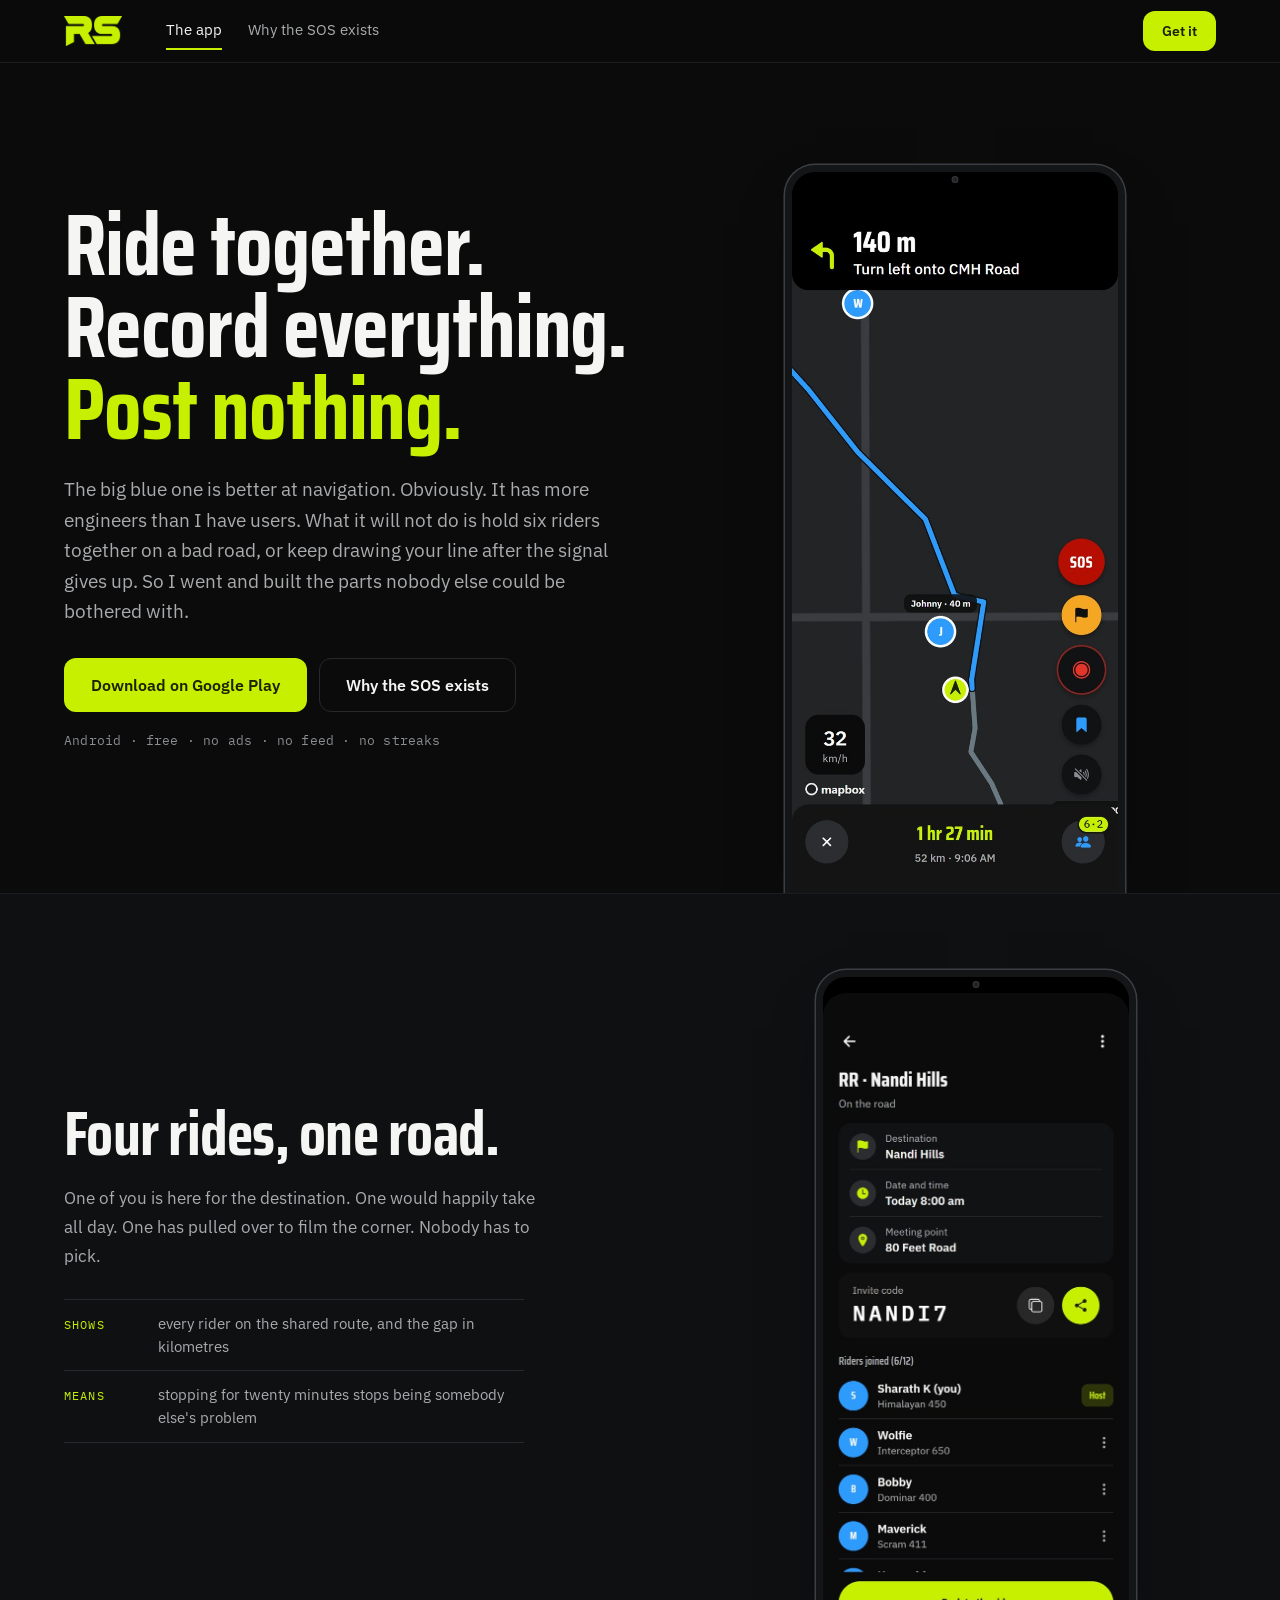
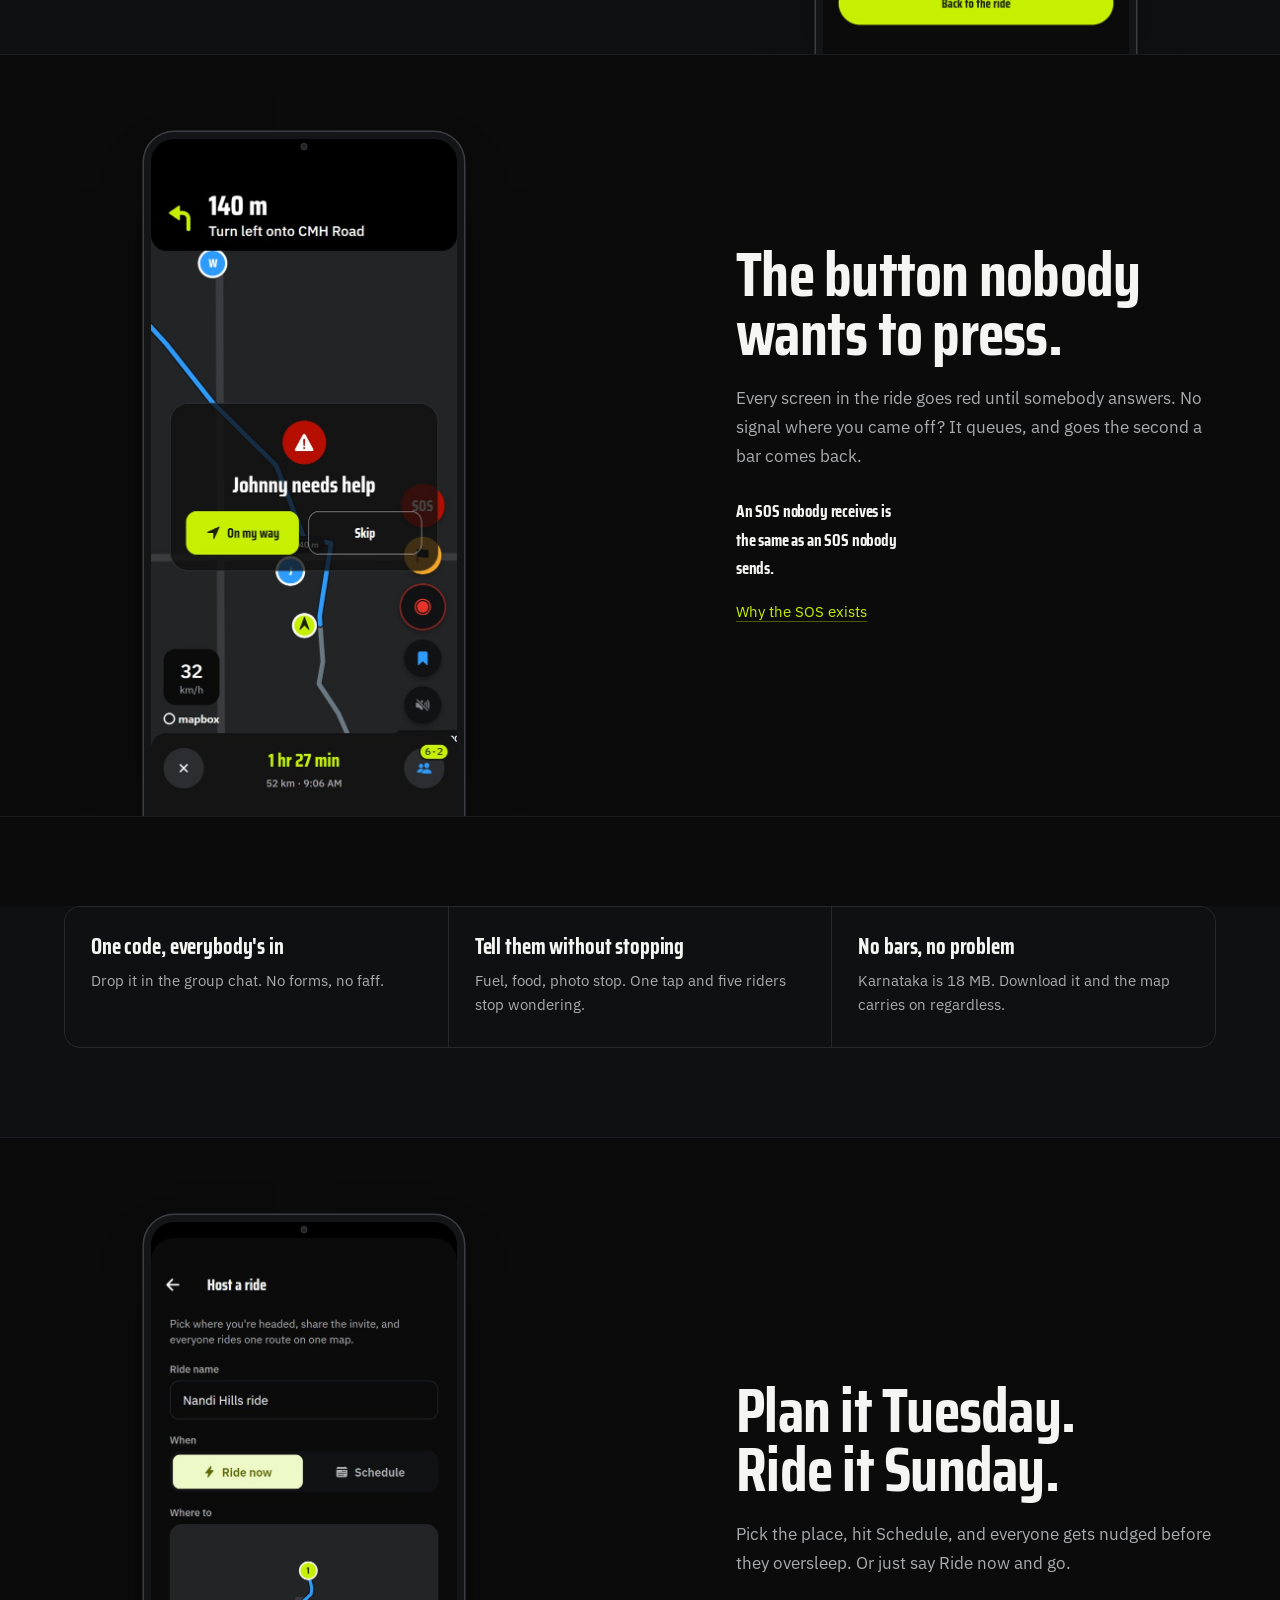
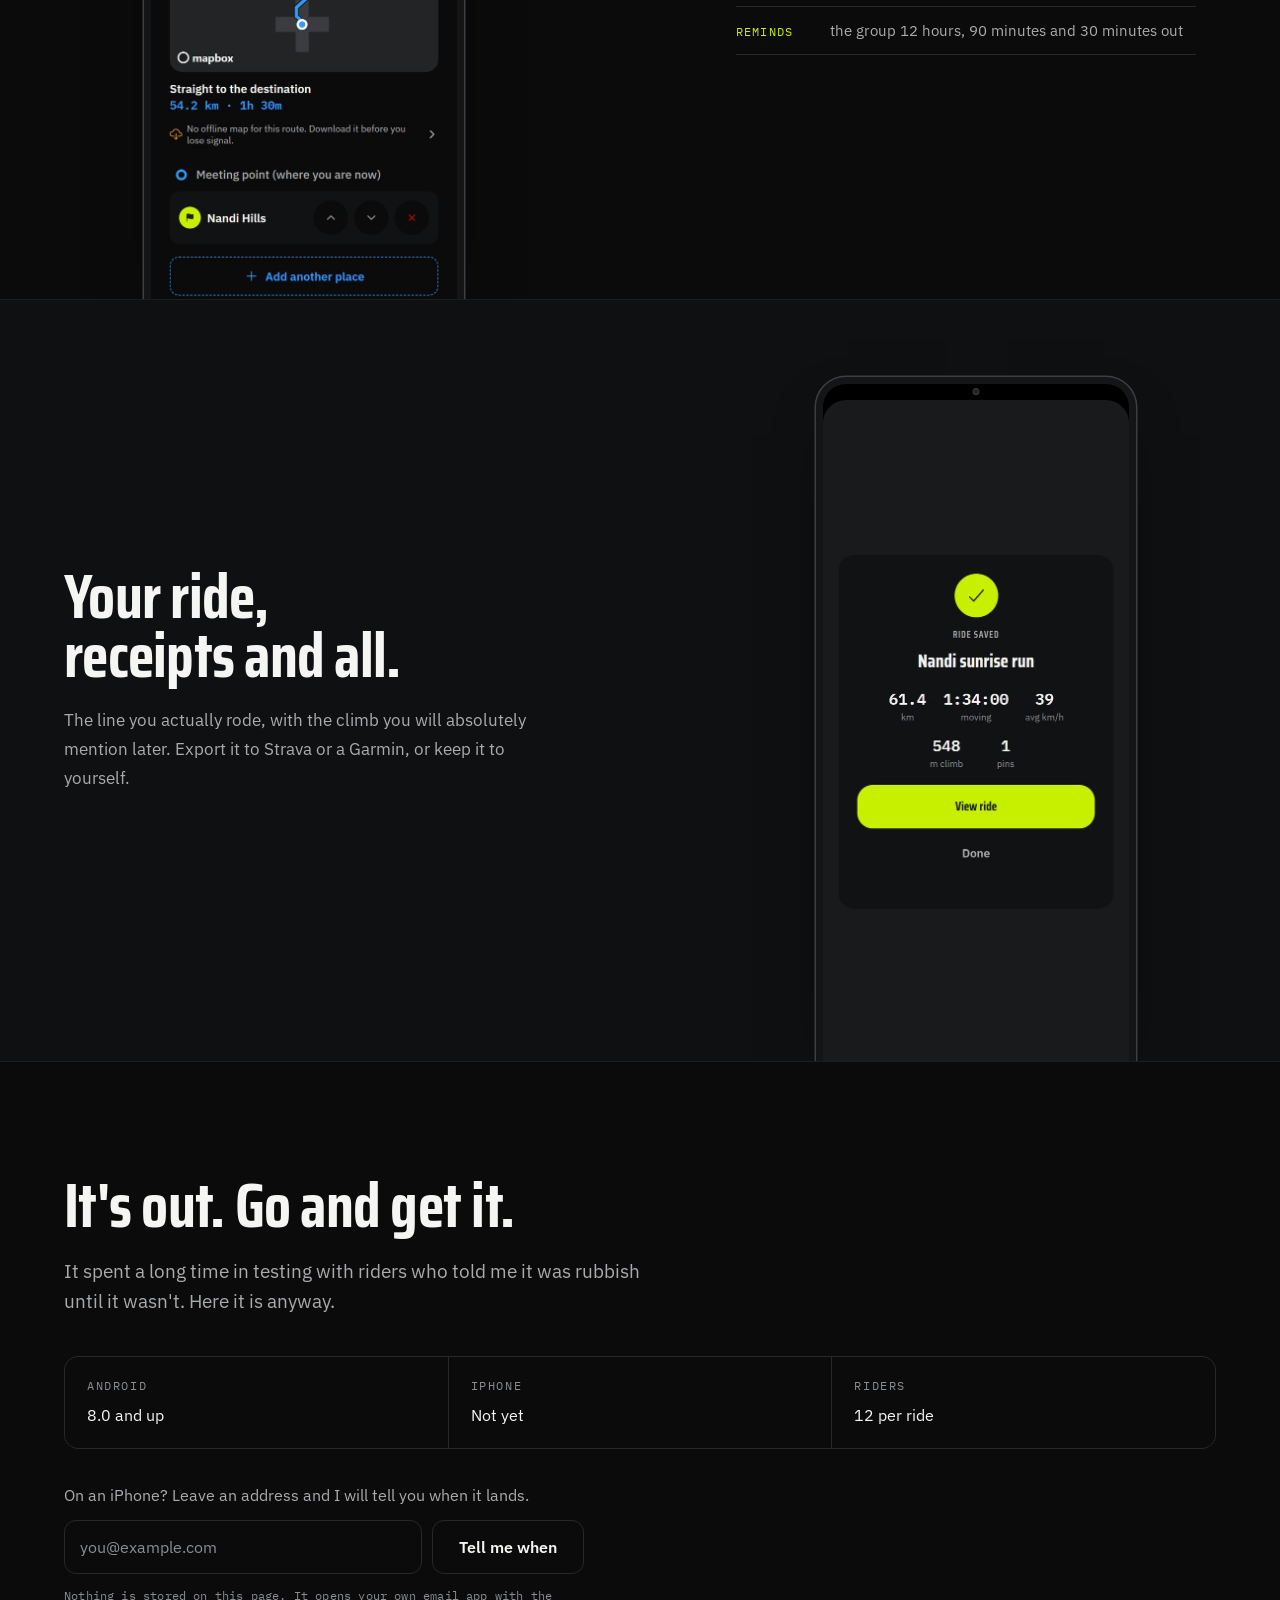
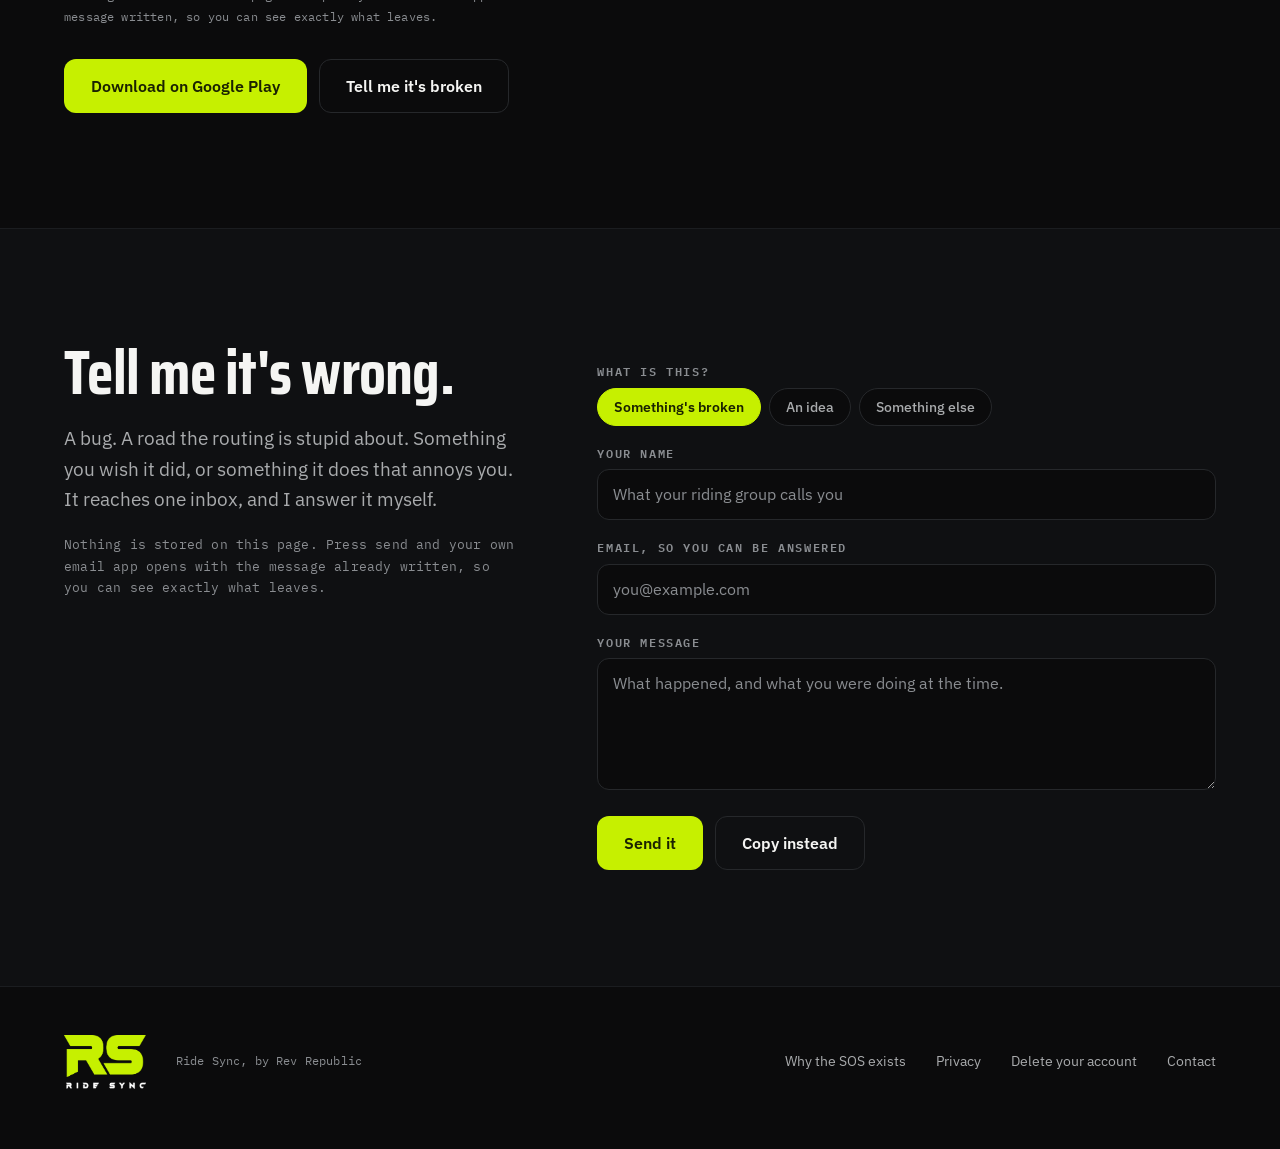
<file: index.html>
<!doctype html>
<html lang="en" data-page="home">
<head>
<meta charset="utf-8">
<meta name="viewport" content="width=device-width, initial-scale=1, viewport-fit=cover">
<meta name="description" content="Ride Sync: group rides on one live map, with the gap to every rider in kilometres, an SOS the whole group sees, and a trail that keeps drawing with no signal. Free on Google Play.">
<meta name="theme-color" content="#0B0B0C">
<meta property="og:title" content="Ride Sync">
<meta property="og:description" content="Ride together. Record everything. Post nothing.">
<meta property="og:type" content="website">
<meta property="og:image" content="https://ridesync.co.in/img/share.jpg">
<meta property="og:image:width" content="1200">
<meta property="og:image:height" content="630">
<meta property="og:url" content="https://ridesync.co.in/">
<meta property="og:site_name" content="Ride Sync">
<meta name="twitter:card" content="summary_large_image">
<meta name="twitter:title" content="Ride Sync">
<meta name="twitter:description" content="Group rides on one live map, with the gap to every rider in kilometres. Free on Google Play.">
<meta name="twitter:image" content="https://ridesync.co.in/img/share.jpg">
<link rel="canonical" href="https://ridesync.co.in/">
<link rel="icon" href="img/logo-rs.png">
<title>Ride Sync</title>
<link rel="preconnect" href="https://fonts.googleapis.com">
<link rel="preconnect" href="https://fonts.gstatic.com" crossorigin>
<link rel="stylesheet" href="https://fonts.googleapis.com/css2?family=Saira+Condensed:wght@600;700&family=IBM+Plex+Mono:wght@500;600&family=IBM+Plex+Sans:wght@400;500;600&display=swap">
<link rel="stylesheet" href="site.css">
</head>
<body>

<header class="topbar">
  <div class="wrap topbar-in">
    <a class="brand" href="index.html" aria-label="Ride Sync, home">
      <img class="mark" src="img/logo-rs.png" alt="">
      <span class="name">Ride Sync</span>
    </a>
    <nav class="nav">
      <a href="index.html" aria-current="page">The app</a>
      <a href="why.html">Why the SOS exists</a>
    </nav>
    <span class="spacer"></span>
    <a class="btn btn-lime" data-count="get_app" href="https://play.google.com/store/apps/details?id=com.ridesync.rider" target="_blank" rel="noopener">Get it</a>
  </div>
</header>

<section class="hero">
  <canvas id="trace" aria-hidden="true"></canvas>
  <div class="wrap hero-in">
    <div class="hero-copy">
      <h1>Ride together.<br>Record everything.<br><em>Post nothing.</em></h1>
      <p class="lede">
        The big blue one is better at navigation. Obviously. It has more engineers than
        I have users. What it will not do is hold six riders together on a bad road, or
        keep drawing your line after the signal gives up. So I went and built the parts
        nobody else could be bothered with.
      </p>
      <div class="cta-row">
        <a class="btn btn-lime" data-count="get_app" href="https://play.google.com/store/apps/details?id=com.ridesync.rider" target="_blank" rel="noopener">Download on Google Play</a>
        <a class="btn btn-ghost" href="why.html">Why the SOS exists</a>
      </div>
      <p class="fineprint">Android &middot; free &middot; no ads &middot; no feed &middot; no streaks</p>
    </div>
    <div class="hero-art">
      <div class="shot bleed">
        <img src="img/s-live.jpg" width="620" height="1343" alt="Navigating a group ride: the shared route drawn ahead, other riders shown as lettered discs with one labelled Johnny 40 m, the next turn at the top, speed and arrival time.">
      </div>
    </div>
  </div>
</section>

<section class="band">
  <div class="band-in">
    <div class="band-copy">
      <h2>Four rides, one road.</h2>
      <p>
        One of you is here for the destination. One would happily take all day. One has
        pulled over to film the corner. Nobody has to pick.
      </p>
      <div class="facts">
        <div><span>Shows</span>every rider on the shared route, and the gap in kilometres</div>
        <div><span>Means</span>stopping for twenty minutes stops being somebody else's problem</div>
      </div>
    </div>
    <div class="band-art">
      <div class="shot bleed">
        <img src="img/s-room.jpg" width="620" height="1343" loading="lazy" alt="A group ride called RR Nandi Hills: destination, today at 8:00 am, meeting point 80 Feet Road, the invite code NANDI7, and six of twelve riders joined with the bike each one rides.">
      </div>
    </div>
  </div>
</section>

<section class="band proof">
  <div class="band-in">
    <div class="band-copy">
      <h2>The button nobody wants to press.</h2>
      <p>
        Every screen in the ride goes red until somebody answers. No signal where you
        came off? It queues, and goes the second a bar comes back.
      </p>
      <p class="proof-quote">An SOS nobody receives is the same as an SOS nobody sends.</p>
      <p class="proof-link"><a href="why.html">Why the SOS exists</a></p>
    </div>
    <div class="band-art">
      <div class="shot bleed">
        <img src="img/s-sos.jpg" width="620" height="1343" loading="lazy" alt="An SOS filling the navigation screen: a red warning reading Johnny needs help, with buttons reading On my way and Skip.">
      </div>
    </div>
  </div>
</section>

<section class="row-sec">
  <div class="wrap">
    <div class="row3">
      <div>
        <h3>One code, everybody's in</h3>
        <p>Drop it in the group chat. No forms, no faff.</p>
      </div>
      <div>
        <h3>Tell them without stopping</h3>
        <p>Fuel, food, photo stop. One tap and five riders stop wondering.</p>
      </div>
      <div>
        <h3>No bars, no problem</h3>
        <p>Karnataka is 18 MB. Download it and the map carries on regardless.</p>
      </div>
    </div>
  </div>
</section>

<section class="band">
  <div class="band-in">
    <div class="band-copy">
      <h2>Plan it Tuesday. Ride it Sunday.</h2>
      <p>
        Pick the place, hit Schedule, and everyone gets nudged before they oversleep.
        Or just say Ride now and go.
      </p>
      <div class="facts">
        <div><span>Reminds</span>the group 12 hours, 90 minutes and 30 minutes out</div>
      </div>
    </div>
    <div class="band-art">
      <div class="shot bleed">
        <img src="img/s-host.jpg" width="620" height="1343" loading="lazy" alt="Host a ride: the ride named Nandi Hills ride, a choice between Ride now and Schedule, and the route drawn to the destination at 54.2 km and 1 hour 30 minutes.">
      </div>
    </div>
  </div>
</section>

<section class="band">
  <div class="band-in">
    <div class="band-copy">
      <h2>Your ride, receipts and all.</h2>
      <p>
        The line you actually rode, with the climb you will absolutely mention later.
        Export it to Strava or a Garmin, or keep it to yourself.
      </p>
    </div>
    <div class="band-art">
      <div class="shot bleed">
        <img src="img/s-saved.jpg" width="620" height="1343" loading="lazy" alt="Ride saved: Nandi sunrise run, 61.4 km, 1 hour 34 minutes moving, 39 average km per hour, 548 metres of climb and one pin.">
      </div>
    </div>
  </div>
</section>

<section id="get">
  <div class="wrap close-in">
    <div class="sec-head wide">
      <h2>It's out. Go and get it.</h2>
      <p class="lede">
        It spent a long time in testing with riders who told me it was rubbish until it
        wasn't. Here it is anyway.
      </p>
    </div>

    <dl class="specs">
      <div><dt>Android</dt><dd>8.0 and up</dd></div>
      <div><dt>iPhone</dt><dd>Not yet</dd></div>
      <div><dt>Riders</dt><dd>12 per ride</dd></div>
    </dl>

    <form class="waitlist" id="wl" novalidate>
      <label for="wl-email">On an iPhone? Leave an address and I will tell you when it lands.</label>
      <div class="waitlist-row">
        <input type="email" id="wl-email" name="email" autocomplete="email" placeholder="you@example.com">
        <button type="submit" class="btn btn-ghost">Tell me when</button>
      </div>
      <p class="waitlist-note" id="wl-note">
        Nothing is stored on this page. It opens your own email app with the message written,
        so you can see exactly what leaves.
      </p>
    </form>

    <div class="cta-row">
      <a class="btn btn-lime" data-count="get_app" href="https://play.google.com/store/apps/details?id=com.ridesync.rider" target="_blank" rel="noopener">Download on Google Play</a>
      <a class="btn btn-ghost" href="#say">Tell me it's broken</a>
    </div>
  </div>
</section>

<section class="feedback" id="say">
  <div class="wrap sec">
    <div class="fb-grid">
      <div class="sec-head">
        <h2>Tell me it's wrong.</h2>
        <p class="lede">
          A bug. A road the routing is stupid about. Something you wish it did, or
          something it does that annoys you. It reaches one inbox, and I answer it myself.
        </p>
        <p class="fb-note">
          Nothing is stored on this page. Press send and your own email app opens with
          the message already written, so you can see exactly what leaves.
        </p>
      </div>

      <form id="fb" novalidate>
        <div class="field">
          <label id="kind-label">What is this?</label>
          <div class="kinds" role="group" aria-labelledby="kind-label">
            <button type="button" class="kind" id="k-bug" data-kind="Something's broken" aria-pressed="true">Something's broken</button>
            <button type="button" class="kind" id="k-idea" data-kind="An idea" aria-pressed="false">An idea</button>
            <button type="button" class="kind" id="k-other" data-kind="Something else" aria-pressed="false">Something else</button>
          </div>
        </div>

        <div class="field">
          <label for="fb-name">Your name</label>
          <input type="text" id="fb-name" name="name" autocomplete="name" placeholder="What your riding group calls you">
        </div>

        <div class="field">
          <label for="fb-email">Email, so you can be answered</label>
          <input type="email" id="fb-email" name="email" autocomplete="email" placeholder="you@example.com">
        </div>

        <div class="field">
          <label for="fb-msg">Your message</label>
          <textarea id="fb-msg" name="message" placeholder="What happened, and what you were doing at the time."></textarea>
        </div>

        <div class="fb-actions">
          <button type="submit" class="btn btn-lime" id="fb-send">Send it</button>
          <button type="button" class="btn btn-ghost" id="fb-copy">Copy instead</button>
        </div>
        <p class="fb-status" id="fb-status" role="status" aria-live="polite" hidden></p>
      </form>
    </div>
  </div>
</section>

<footer>
  <div class="wrap foot">
    <img class="footmark" src="img/logo-lockup.png" alt="" aria-hidden="true">
    <span class="foot-meta">Ride Sync, by Rev Republic</span>
    <span class="spacer"></span>
    <a href="why.html">Why the SOS exists</a>
    <a href="privacy.html">Privacy</a>
    <a href="delete-account.html">Delete your account</a>
    <a href="#say">Contact</a>
  </div>
</footer>

<script>
(function () {
  'use strict';

  /* The page's one authored moment: the icon's topographic ground with a
     recorded trail across it, drawn complete on the first frame so the hero
     is whole at rest. Only the recording head moves. */
  var canvas = document.getElementById('trace');
  var ctx = canvas && canvas.getContext ? canvas.getContext('2d') : null;
  var reduced = window.matchMedia && window.matchMedia('(prefers-reduced-motion: reduce)').matches;

  if (ctx) {
    var W = 0, H = 0, dpr = 1, path = [], rings = [];

    function seeded(seed) {
      var s = seed;
      return function () { s = (s * 1664525 + 1013904223) % 4294967296; return s / 4294967296; };
    }

    function build(rnd) {
      rings = [];
      var peaks = [
        { x: 0.20, y: 0.26, n: 12, r: 0.05, step: 0.034 },
        { x: 0.78, y: 0.70, n: 14, r: 0.04, step: 0.038 }
      ];
      for (var p = 0; p < peaks.length; p++) {
        var pk = peaks[p], wob = [rnd() * 6.28, rnd() * 6.28, rnd() * 6.28];
        for (var i = 0; i < pk.n; i++) {
          var base = pk.r + i * pk.step, pts = [];
          for (var a = 0; a <= 72; a++) {
            var t = (a / 72) * Math.PI * 2;
            var rr = base * (1 + 0.21 * Math.sin(t * 3 + wob[0])
                               + 0.13 * Math.sin(t * 5 + wob[1])
                               + 0.08 * Math.sin(t * 2 + wob[2]));
            pts.push([pk.x + rr * Math.cos(t) * 0.74, pk.y + rr * Math.sin(t)]);
          }
          rings.push(pts);
        }
      }
      path = [];
      for (var k = 0; k <= 46; k++) {
        var u = k / 46;
        path.push([0.28 + 0.19 * Math.sin(u * 12.5) + u * 0.46, 1.08 - u * 1.2]);
      }
    }

    function resize() {
      var rect = canvas.getBoundingClientRect();
      dpr = Math.min(window.devicePixelRatio || 1, 2);
      W = Math.max(1, Math.round(rect.width));
      H = Math.max(1, Math.round(rect.height));
      canvas.width = W * dpr; canvas.height = H * dpr;
      ctx.setTransform(dpr, 0, 0, dpr, 0, 0);
      build(seeded(20261123));
    }

    function stroke(pts, close) {
      ctx.beginPath();
      for (var i = 0; i < pts.length; i++) {
        var x = pts[i][0] * W, y = pts[i][1] * H;
        if (i === 0) ctx.moveTo(x, y); else ctx.lineTo(x, y);
      }
      if (close) ctx.closePath();
      ctx.stroke();
    }

    var head = 0, last = 0;

    function draw() {
      ctx.clearRect(0, 0, W, H);
      ctx.lineWidth = 1;
      ctx.strokeStyle = 'rgba(198,240,0,0.075)';
      for (var i = 0; i < rings.length; i++) stroke(rings[i], true);

      ctx.lineCap = 'round'; ctx.lineJoin = 'round';
      ctx.strokeStyle = 'rgba(0,0,0,0.55)'; ctx.lineWidth = 7; stroke(path, false);
      ctx.strokeStyle = 'rgba(198,240,0,0.30)'; ctx.lineWidth = 3.5; stroke(path, false);

      if (!reduced) {
        var idx = head * (path.length - 1), i0 = Math.floor(idx), f = idx - i0;
        var a = path[Math.min(i0, path.length - 1)], b = path[Math.min(i0 + 1, path.length - 1)];
        var hx = (a[0] + (b[0] - a[0]) * f) * W, hy = (a[1] + (b[1] - a[1]) * f) * H;
        var g = ctx.createRadialGradient(hx, hy, 0, hx, hy, 46);
        g.addColorStop(0, 'rgba(198,240,0,0.34)'); g.addColorStop(1, 'rgba(198,240,0,0)');
        ctx.fillStyle = g; ctx.beginPath(); ctx.arc(hx, hy, 46, 0, 6.2832); ctx.fill();
        ctx.fillStyle = 'rgba(198,240,0,0.9)';
        ctx.beginPath(); ctx.arc(hx, hy, 3.4, 0, 6.2832); ctx.fill();
      }
    }

    function tick(now) {
      if (now - last > 33) { head = (head + 0.0022) % 1; last = now; draw(); }
      requestAnimationFrame(tick);
    }

    resize(); draw();
    if (!reduced) requestAnimationFrame(tick);

    var rt;
    window.addEventListener('resize', function () {
      clearTimeout(rt);
      rt = setTimeout(function () { resize(); draw(); }, 160);
    });
  }

  /* The iPhone waiting list is the feedback box with one field: same promise,
     same mechanism, nothing kept here. */
  var wl = document.getElementById('wl');
  if (wl) {
    wl.addEventListener('submit', function (e) {
      e.preventDefault();
      var note = document.getElementById('wl-note');
      var addr = document.getElementById('wl-email').value.trim();
      if (!addr || addr.indexOf('@') < 1) {
        note.textContent = 'That does not look like an email address.';
        note.className = 'waitlist-note err';
        return;
      }
      window.location.href = 'mailto:revrepublic24@gmail.com'
        + '?subject=' + encodeURIComponent('Ride Sync: tell me when iPhone lands')
        + '&body=' + encodeURIComponent('Put me on the list.

Reply to: ' + addr + '
Sent from the Ride Sync site');
      note.textContent = 'Your email app should be opening. Nothing sends until you press send there.';
      note.className = 'waitlist-note ok';
    });
  }

  /* The feedback box keeps no server: it composes the message and hands it
     to the visitor's own mail app, with a clipboard fallback. */
  var INBOX = 'revrepublic24@gmail.com';
  var form = document.getElementById('fb');
  var statusEl = document.getElementById('fb-status');
  var kindBtns = Array.prototype.slice.call(document.querySelectorAll('.kind'));
  var kind = "Something's broken";

  kindBtns.forEach(function (b) {
    b.addEventListener('click', function () {
      kindBtns.forEach(function (o) { o.setAttribute('aria-pressed', String(o === b)); });
      kind = b.getAttribute('data-kind');
    });
  });

  function say(text, isError) {
    statusEl.textContent = text;
    statusEl.className = 'fb-status' + (isError ? ' err' : '');
    statusEl.hidden = false;
  }

  function collect() {
    var name = document.getElementById('fb-name').value.trim();
    var email = document.getElementById('fb-email').value.trim();
    var msg = document.getElementById('fb-msg').value.trim();
    if (!msg) { say('Write something first. Even one line.', true); return null; }
    var body = msg + '\n\n--\n'
      + 'From: ' + (name || 'someone who did not say')
      + '\nReply to: ' + (email || 'no email given')
      + '\nSent from the Ride Sync site';
    return { subject: 'Ride Sync: ' + kind, body: body };
  }

  form.addEventListener('submit', function (e) {
    e.preventDefault();
    var m = collect();
    if (!m) return;
    window.location.href = 'mailto:' + INBOX
      + '?subject=' + encodeURIComponent(m.subject)
      + '&body=' + encodeURIComponent(m.body);
    say('Your email app should be opening. Nothing sends until you press send there.');
  });

  document.getElementById('fb-copy').addEventListener('click', function () {
    var m = collect();
    if (!m) return;
    var text = 'To: ' + INBOX + '\nSubject: ' + m.subject + '\n\n' + m.body;
    function fallback() {
      var ta = document.createElement('textarea');
      ta.value = text; ta.setAttribute('readonly', '');
      ta.style.position = 'fixed'; ta.style.opacity = '0';
      document.body.appendChild(ta); ta.select();
      var ok = false;
      try { ok = document.execCommand('copy'); } catch (err) { ok = false; }
      document.body.removeChild(ta);
      if (ok) say('Copied. Paste it into an email to ' + INBOX + '.');
      else say('Could not copy it. Email ' + INBOX + ' directly.', true);
    }
    if (navigator.clipboard && navigator.clipboard.writeText) {
      navigator.clipboard.writeText(text).then(function () {
        say('Copied. Paste it into an email to ' + INBOX + '.');
      })['catch'](fallback);
    } else { fallback(); }
  });
})();
</script>
<script src="count.js" defer></script>
</body>
</html>
</file>
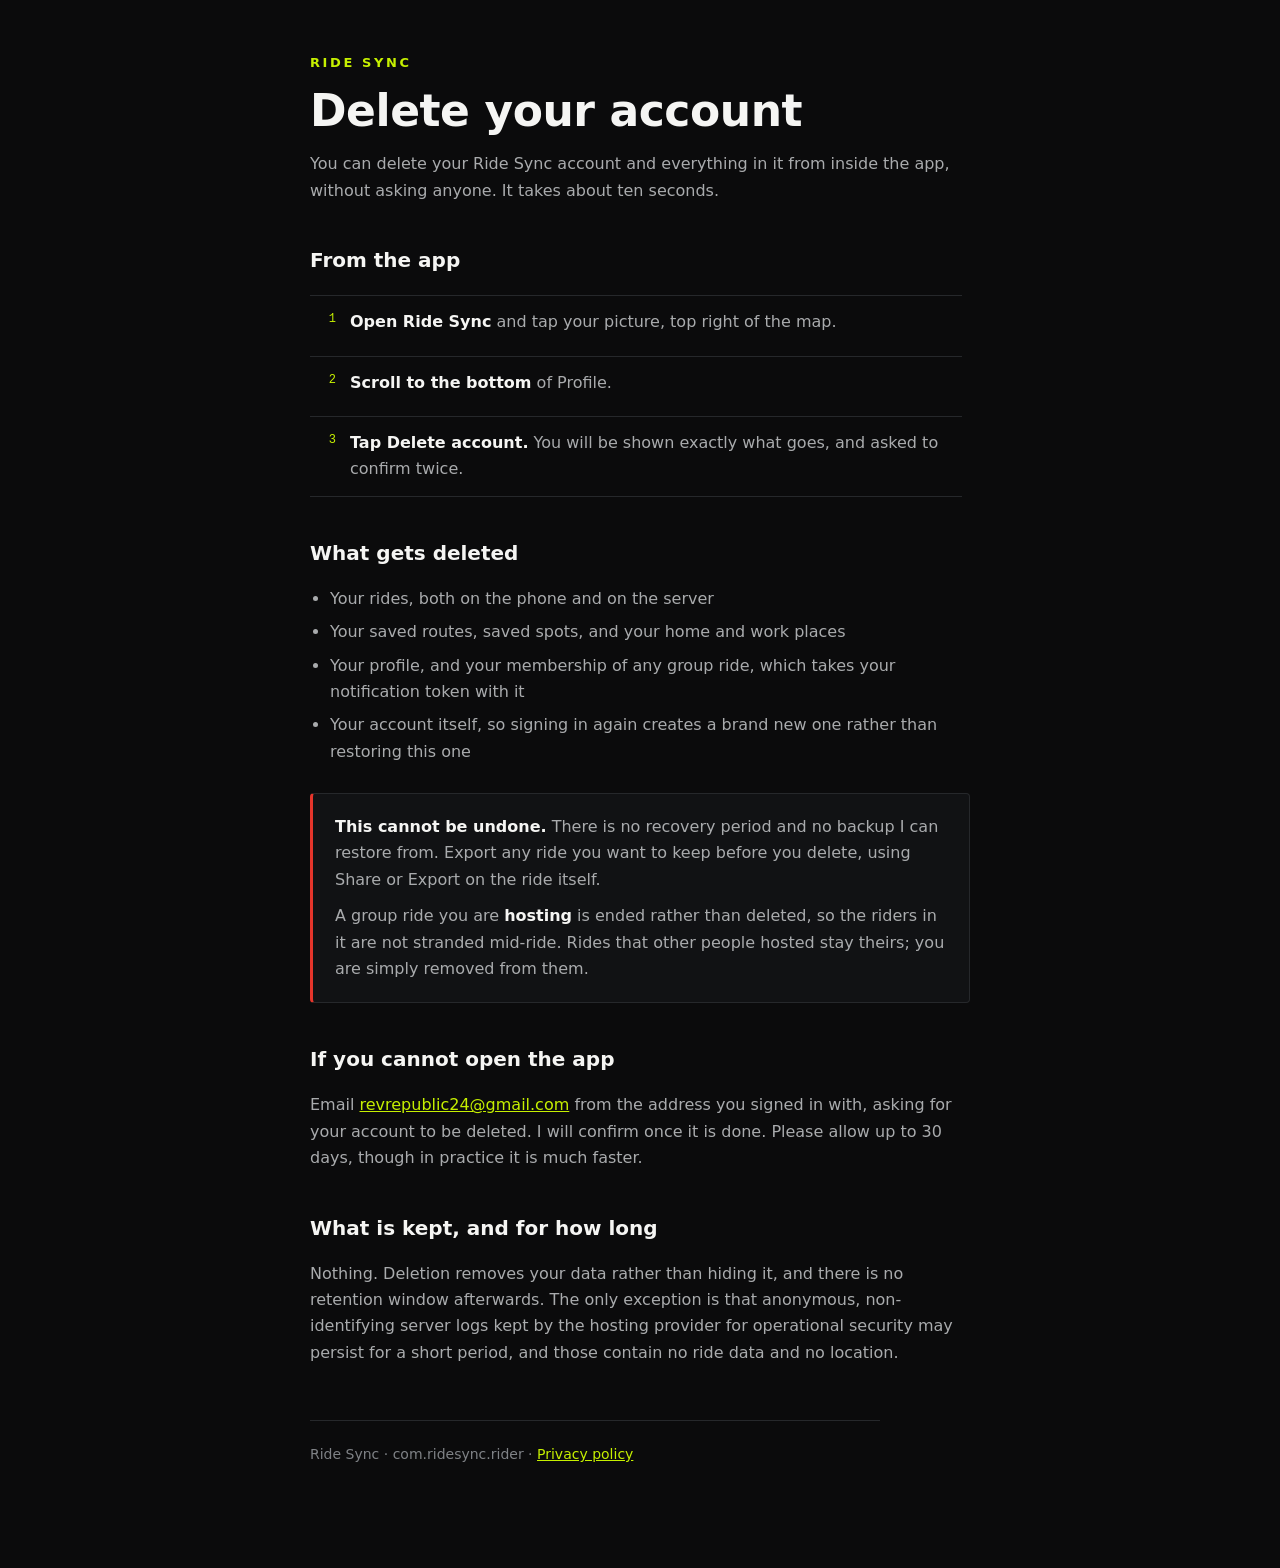
<file: delete-account.html>
<!doctype html>
<html lang="en">
<head>
<meta charset="utf-8">
<meta name="viewport" content="width=device-width, initial-scale=1">
<title>Ride Sync — Delete your account</title>
<style>
  :root {
    --s0:#0B0B0C; --s1:#111214; --line:#26282B;
    --ink:#F5F5F3; --ink2:#A9ABAD; --ink3:#7F8286; --lime:#C6F000; --crit:#E5352B;
  }
  *{box-sizing:border-box}
  body{margin:0;background:var(--s0);color:var(--ink);
    font:16px/1.65 "IBM Plex Sans",system-ui,-apple-system,Segoe UI,sans-serif;
    -webkit-font-smoothing:antialiased}
  .wrap{max-width:700px;margin:0 auto;padding-inline:20px;padding-block:56px 88px}
  .brand{font:600 13px/1 system-ui,sans-serif;letter-spacing:.2em;color:var(--lime);margin:0 0 18px}
  h1{font-size:clamp(30px,6vw,44px);line-height:1.1;margin:0 0 14px;letter-spacing:-.01em}
  h2{font-size:20px;margin:40px 0 10px}
  p,li{color:var(--ink2);max-width:64ch}
  strong{color:var(--ink)}
  a{color:var(--lime)}
  ol.steps{padding-left:0;counter-reset:s;list-style:none;margin:18px 0 0}
  ol.steps li{counter-increment:s;position:relative;padding-left:40px;padding-block:13px;
    border-top:1px solid var(--line)}
  ol.steps li:last-child{border-bottom:1px solid var(--line)}
  ol.steps li::before{content:counter(s);position:absolute;left:0;top:14px;
    font-family:ui-monospace,Menlo,monospace;font-size:12px;color:var(--lime);width:26px;text-align:right}
  ol.steps b{color:var(--ink)}
  ul{padding-left:20px}
  li{margin-bottom:7px}
  .box{background:var(--s1);border:1px solid var(--line);border-left:3px solid var(--crit);
    border-radius:4px;padding:20px 22px;margin:28px 0}
  .box p{margin:0;color:var(--ink2)}
  .box p+p{margin-top:10px}
  .foot{margin-top:54px;padding-top:22px;border-top:1px solid var(--line);font-size:14px;color:var(--ink3)}
</style>
</head>
<body>
<div class="wrap">

  <p class="brand">RIDE SYNC</p>
  <h1>Delete your account</h1>
  <p>
    You can delete your Ride Sync account and everything in it from inside the app, without asking
    anyone. It takes about ten seconds.
  </p>

  <h2>From the app</h2>
  <ol class="steps">
    <li><b>Open Ride Sync</b> and tap your picture, top right of the map.</li>
    <li><b>Scroll to the bottom</b> of Profile.</li>
    <li><b>Tap Delete account.</b> You will be shown exactly what goes, and asked to confirm twice.</li>
  </ol>

  <h2>What gets deleted</h2>
  <ul>
    <li>Your rides, both on the phone and on the server</li>
    <li>Your saved routes, saved spots, and your home and work places</li>
    <li>Your profile, and your membership of any group ride, which takes your notification token with it</li>
    <li>Your account itself, so signing in again creates a brand new one rather than restoring this one</li>
  </ul>

  <div class="box">
    <p><strong>This cannot be undone.</strong> There is no recovery period and no backup I can restore from. Export any ride you want to keep before you delete, using Share or Export on the ride itself.</p>
    <p>A group ride you are <strong>hosting</strong> is ended rather than deleted, so the riders in it are not stranded mid-ride. Rides that other people hosted stay theirs; you are simply removed from them.</p>
  </div>

  <h2>If you cannot open the app</h2>
  <p>
    Email <a href="mailto:revrepublic24@gmail.com">revrepublic24@gmail.com</a> from the address
    you signed in with, asking for your account to be deleted. I will confirm once it is done.
    Please allow up to 30 days, though in practice it is much faster.
  </p>

  <h2>What is kept, and for how long</h2>
  <p>
    Nothing. Deletion removes your data rather than hiding it, and there is no retention window
    afterwards. The only exception is that anonymous, non-identifying server logs kept by the
    hosting provider for operational security may persist for a short period, and those contain no
    ride data and no location.
  </p>

  <p class="foot">
    Ride Sync · com.ridesync.rider · <a href="./privacy.html">Privacy policy</a>
  </p>

</div>
</body>
</html>
</file>
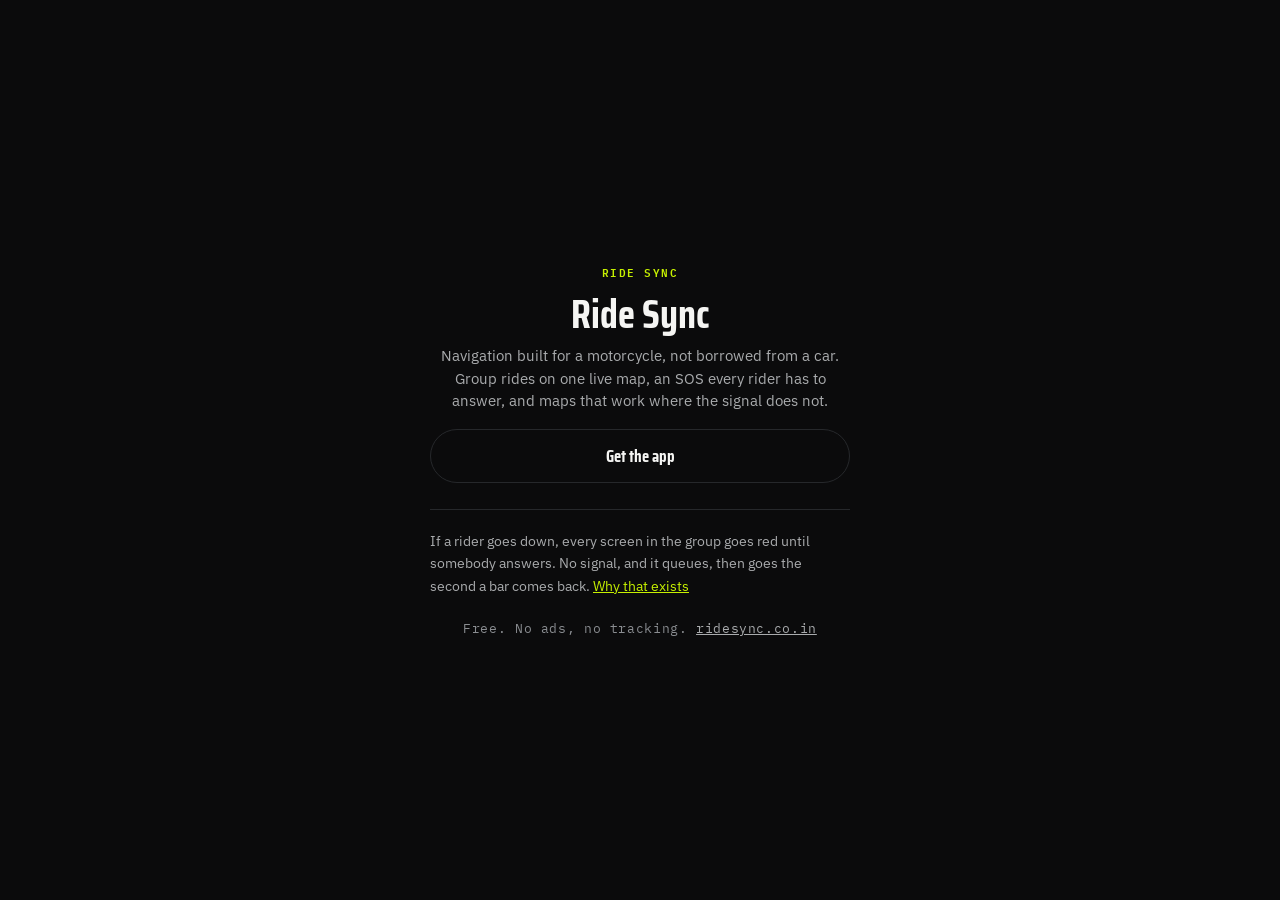
<file: join.html>
<!doctype html>
<html lang="en" data-page="join">
<head>
<meta charset="utf-8">
<meta name="viewport" content="width=device-width, initial-scale=1, viewport-fit=cover">
<title>Join a ride · Ride Sync</title>
<meta name="theme-color" content="#0B0B0C">
<meta name="robots" content="noindex">
<meta property="og:title" content="Join my Ride Sync group ride">
<meta property="og:description" content="Everyone on one live map, so nobody gets left behind.">
<meta property="og:type" content="website">
<meta property="og:image" content="https://ridesync.co.in/img/share.jpg">
<link rel="icon" href="img/logo-rs.png">
<link rel="preconnect" href="https://fonts.googleapis.com">
<link rel="preconnect" href="https://fonts.gstatic.com" crossorigin>
<link rel="stylesheet" href="https://fonts.googleapis.com/css2?family=Saira+Condensed:wght@600;700&family=IBM+Plex+Mono:wght@500;600&family=IBM+Plex+Sans:wght@400;500;600&display=swap">
<style>
  :root{
    color-scheme: dark;
    --ground:#0B0B0C; --panel:#111214; --line:#26282B;
    --lime:#C6F000; --on-lime:#1A2200;
    --ink:#F5F5F3; --ink-2:#A9ABAD; --ink-3:#8A8D91;
    --display:"Saira Condensed",system-ui,sans-serif;
    --body:"IBM Plex Sans",system-ui,sans-serif;
    --mono:"IBM Plex Mono",ui-monospace,monospace;
  }
  *{box-sizing:border-box}
  /* An author `display` rule outranks the UA stylesheet's [hidden]{display:none}, so without
     this the stats block renders its empty placeholders on every ride that fails to load. */
  [hidden]{display:none !important}
  body{
    margin:0; background:var(--ground); color:var(--ink);
    font-family:var(--body); min-height:100dvh;
    display:flex; align-items:center; justify-content:center; padding:24px;
  }
  .card{width:100%; max-width:420px; text-align:center}
  .brand{
    font-family:var(--mono); font-size:11px; font-weight:600;
    letter-spacing:.14em; color:var(--lime); text-transform:uppercase;
  }
  h1{
    font-family:var(--display); font-weight:700; font-size:40px; line-height:1;
    margin:14px 0 10px; text-wrap:balance;
  }
  p{color:var(--ink-2); font-size:15px; line-height:1.5; margin:0}
  .code{
    font-family:var(--mono); font-weight:600; font-size:26px; letter-spacing:.3em;
    color:var(--lime); background:var(--panel); border:1px solid var(--line);
    border-radius:14px; padding:16px 10px 16px 20px; margin:22px 0 4px;
  }
  .btn{
    display:flex; align-items:center; justify-content:center;
    min-height:54px; border-radius:27px; text-decoration:none;
    font-family:var(--display); font-weight:700; font-size:17px;
    margin-top:16px;
  }
  .btn-lime{background:var(--lime); color:var(--on-lime)}
  .btn-ghost{border:1.5px solid var(--line); color:var(--ink)}
  .fine{font-family:var(--mono); font-size:12.5px; letter-spacing:.05em; color:var(--ink-3); margin-top:22px}
  .proof{
    margin-top:26px; padding-top:20px; border-top:1px solid var(--line);
    font-size:14px; line-height:1.6; color:var(--ink-2); text-align:left;
  }
  .proof a{color:var(--lime); white-space:nowrap}
  .fine a{color:var(--ink-2)}
  @media (prefers-reduced-motion:no-preference){
    .card{animation:in .35s ease-out}
    @keyframes in{from{opacity:0;transform:translateY(6px)}to{opacity:1;transform:none}}
  }
</style>
</head>
<body>
  <main class="card">
    <div class="brand">Ride Sync</div>
    <h1 id="title">Join the group ride</h1>
    <p id="blurb">Everyone on one live map, so nobody gets left behind.</p>
    <div class="code" id="code" hidden></div>
    <p id="codehint" class="fine" hidden>If the app does not open, type this code into Join a ride.</p>

    <a class="btn btn-lime" id="open" data-count="open_app" href="#">Open in Ride Sync</a>
    <a class="btn btn-ghost" id="play" data-count="get_app" href="https://play.google.com/store/apps/details?id=com.ridesync.rider">Get the app</a>

    <p class="proof">
      If a rider goes down, every screen in the group goes red until somebody answers.
      No signal, and it queues, then goes the second a bar comes back.
      <a href="why.html">Why that exists</a>
    </p>

    <p class="fine">Free. No ads, no tracking. <a href="/">ridesync.co.in</a></p>
  </main>

<script>
// Two kinds of link land here:
//   ?code=XXXXXX   a group ride, opening the app on the join screen with the code filled in
//   ?ref=XXXXXX    a rider's personal link, which just credits them for whoever arrives
//
// This page exists because a ridesync:// link is dead text to anybody who does not already have
// the app — which is exactly the person an invite is for. An https page can be opened by anyone,
// and from here the phone either has the app or it does not.
//
// It lives on ridesync.co.in rather than the Supabase function that used to serve it, because
// Supabase rewrites text/html to text/plain on its default domains as an anti-phishing measure.
// Every invite rendered as raw source. Our own domain has no such restriction, is free, and is
// the only place Android App Links can ever work from.
(function () {
  var clean = function (s) { return (s || '').toUpperCase().replace(/[^A-Z0-9]/g, '').slice(0, 12); };
  var p = new URLSearchParams(location.search);
  var code = clean(p.get('code'));
  var ref = clean(p.get('ref'));

  // With neither parameter there is nothing to open: the old line built
  // "ridesync://ref?ref=" and fired it at every phone that landed here bare.
  var deep = code ? 'ridesync://join?code=' + code : (ref ? 'ridesync://ref?ref=' + ref : '');
  if (deep) document.getElementById('open').href = deep;
  else document.getElementById('open').hidden = true;

  if (code) {
    var el = document.getElementById('code');
    el.textContent = code;
    el.hidden = false;
    document.getElementById('codehint').hidden = false;
  } else {
    document.getElementById('title').textContent = 'Ride Sync';
    document.getElementById('blurb').textContent =
      'Navigation built for a motorcycle, not borrowed from a car. Group rides on one live map, ' +
      'an SOS every rider has to answer, and maps that work where the signal does not.';
  }

  // Try the app straight away, but only on a phone, and only once the page has painted. Firing it
  // on a desktop browser produces a scary "no app found" dialog for somebody who was only ever
  // going to click through to the store.
  if (deep && /Android|iPhone|iPad/i.test(navigator.userAgent)) {
    setTimeout(function () {
      if (window.rsBump) window.rsBump('open_app');
      location.href = deep;
    }, 500);
  }
})();
</script>
<script src="count.js" defer></script>
</body>
</html>
</file>
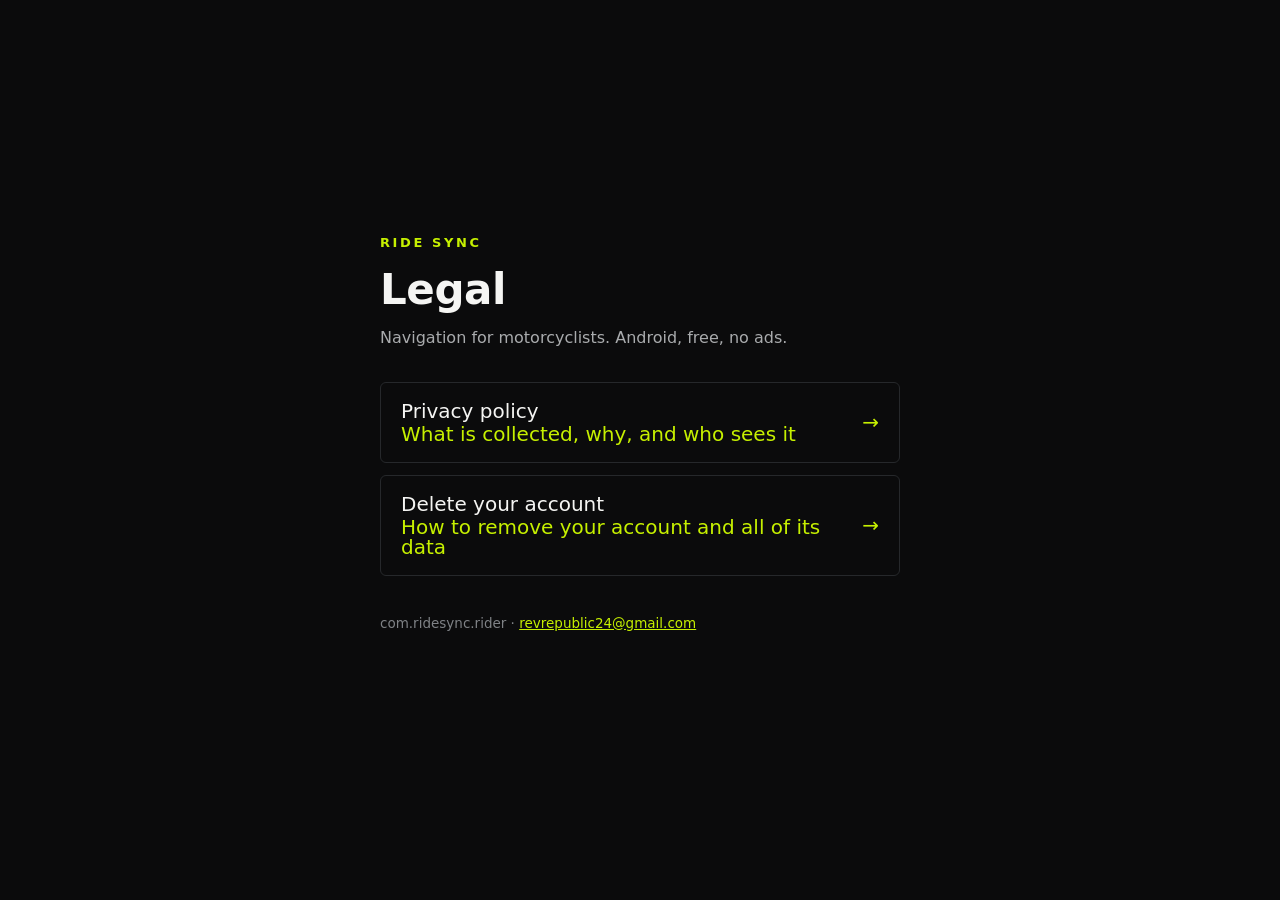
<file: legal.html>
<!doctype html>
<html lang="en">
<head>
<meta charset="utf-8">
<meta name="viewport" content="width=device-width, initial-scale=1">
<title>Ride Sync — Legal</title>
<style>
  :root{--s0:#0B0B0C;--line:#26282B;--ink:#F5F5F3;--ink2:#A9ABAD;--ink3:#7F8286;--lime:#C6F000}
  *{box-sizing:border-box}
  body{margin:0;background:var(--s0);color:var(--ink);
    font:16px/1.65 "IBM Plex Sans",system-ui,-apple-system,Segoe UI,sans-serif;
    -webkit-font-smoothing:antialiased;display:flex;min-height:100vh;align-items:center}
  .wrap{max-width:560px;margin:0 auto;padding-inline:20px;padding-block:56px;width:100%}
  .brand{font:600 13px/1 system-ui,sans-serif;letter-spacing:.2em;color:var(--lime);margin:0 0 18px}
  h1{font-size:clamp(30px,6vw,42px);line-height:1.1;margin:0 0 12px;letter-spacing:-.01em}
  p{color:var(--ink2);margin:0 0 30px}
  a.row{display:flex;align-items:center;justify-content:space-between;gap:16px;
    text-decoration:none;color:var(--ink);padding:18px 20px;border:1px solid var(--line);
    border-radius:6px;margin-bottom:12px;transition:border-color .15s}
  a.row:hover,a.row:focus-visible{border-color:var(--lime);outline:none}
  a.row span{color:var(--lime);font-size:20px;line-height:1}
  .sub{display:block;color:var(--ink3);font-size:13.5px;margin-top:3px}
  .foot{margin-top:36px;font-size:13.5px;color:var(--ink3)}
  .foot a{color:var(--lime)}
</style>
</head>
<body>
<div class="wrap">
  <p class="brand">RIDE SYNC</p>
  <h1>Legal</h1>
  <p>Navigation for motorcyclists. Android, free, no ads.</p>

  <a class="row" href="./privacy.html">
    <span style="flex:1;color:inherit">Privacy policy
      <span class="sub">What is collected, why, and who sees it</span>
    </span>
    <span>&rarr;</span>
  </a>

  <a class="row" href="./delete-account.html">
    <span style="flex:1;color:inherit">Delete your account
      <span class="sub">How to remove your account and all of its data</span>
    </span>
    <span>&rarr;</span>
  </a>

  <p class="foot">
    com.ridesync.rider · <a href="mailto:revrepublic24@gmail.com">revrepublic24@gmail.com</a>
  </p>
</div>
</body>
</html>
</file>
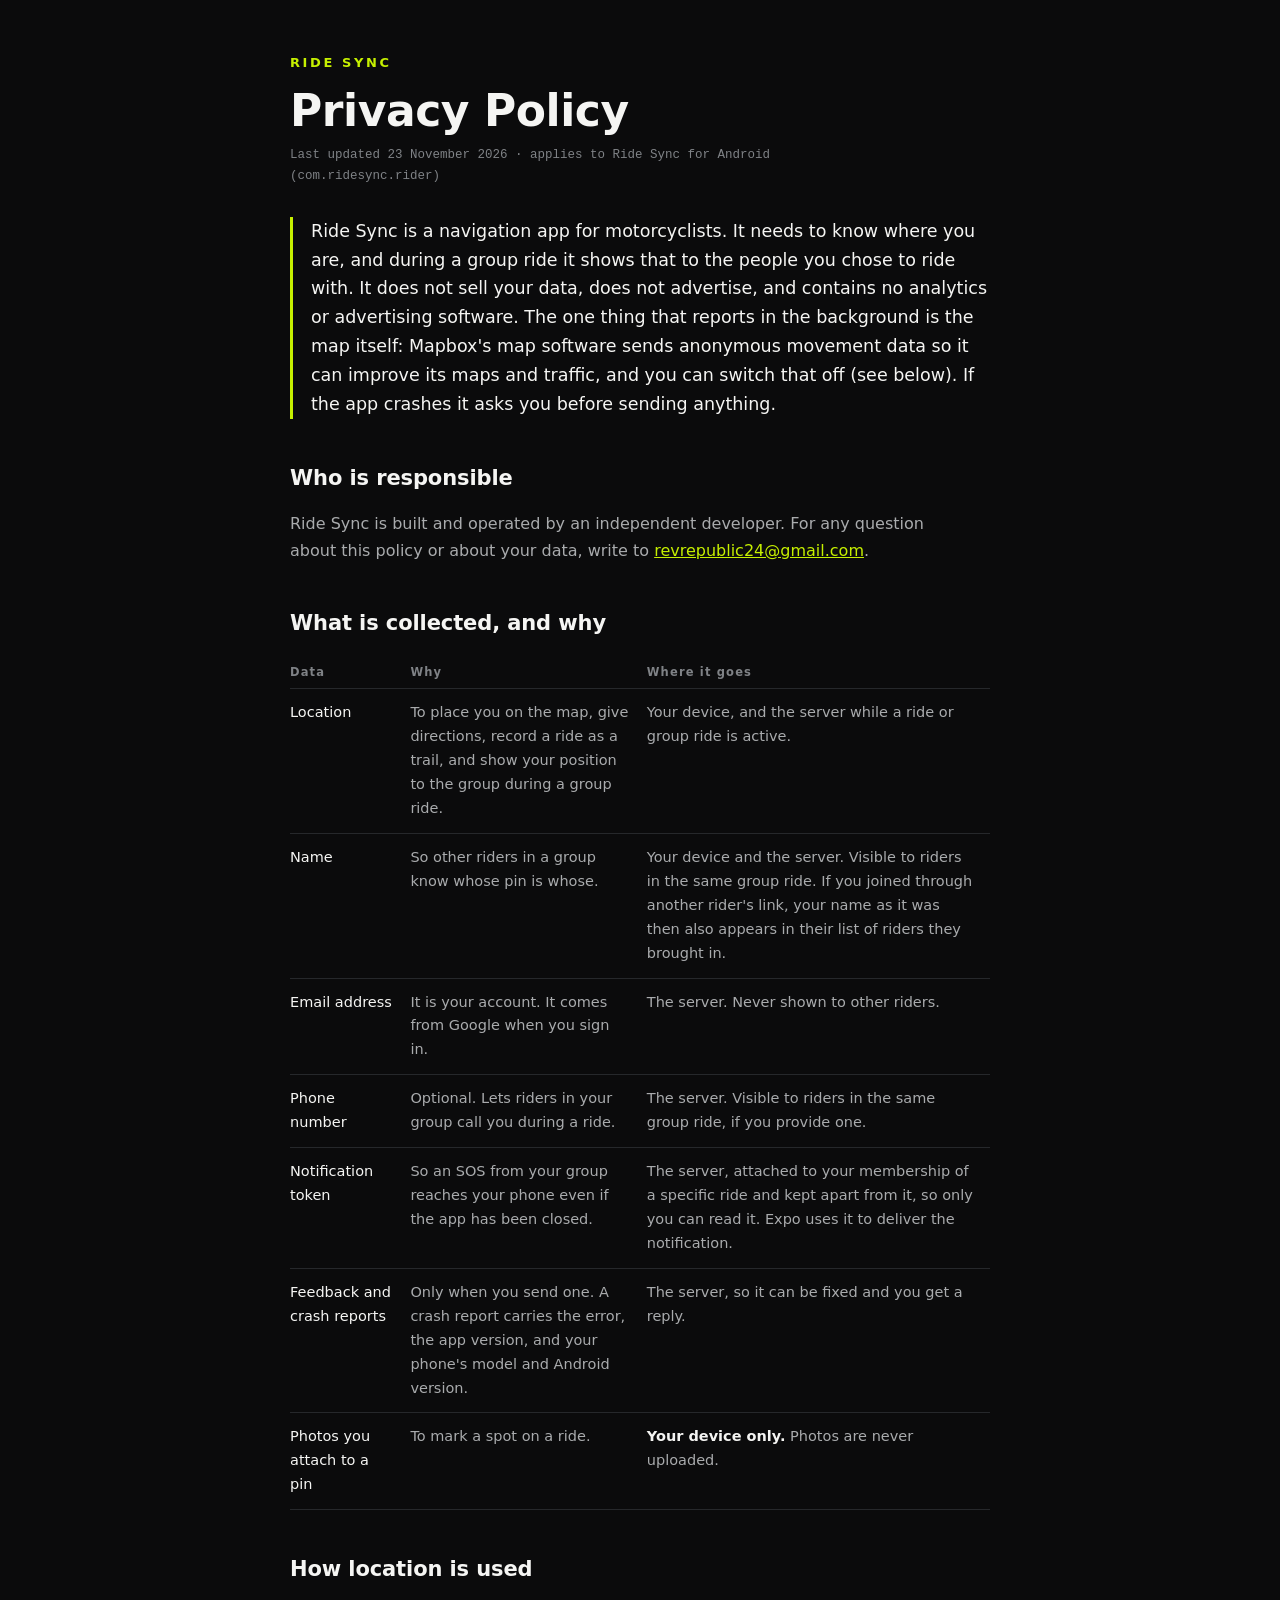
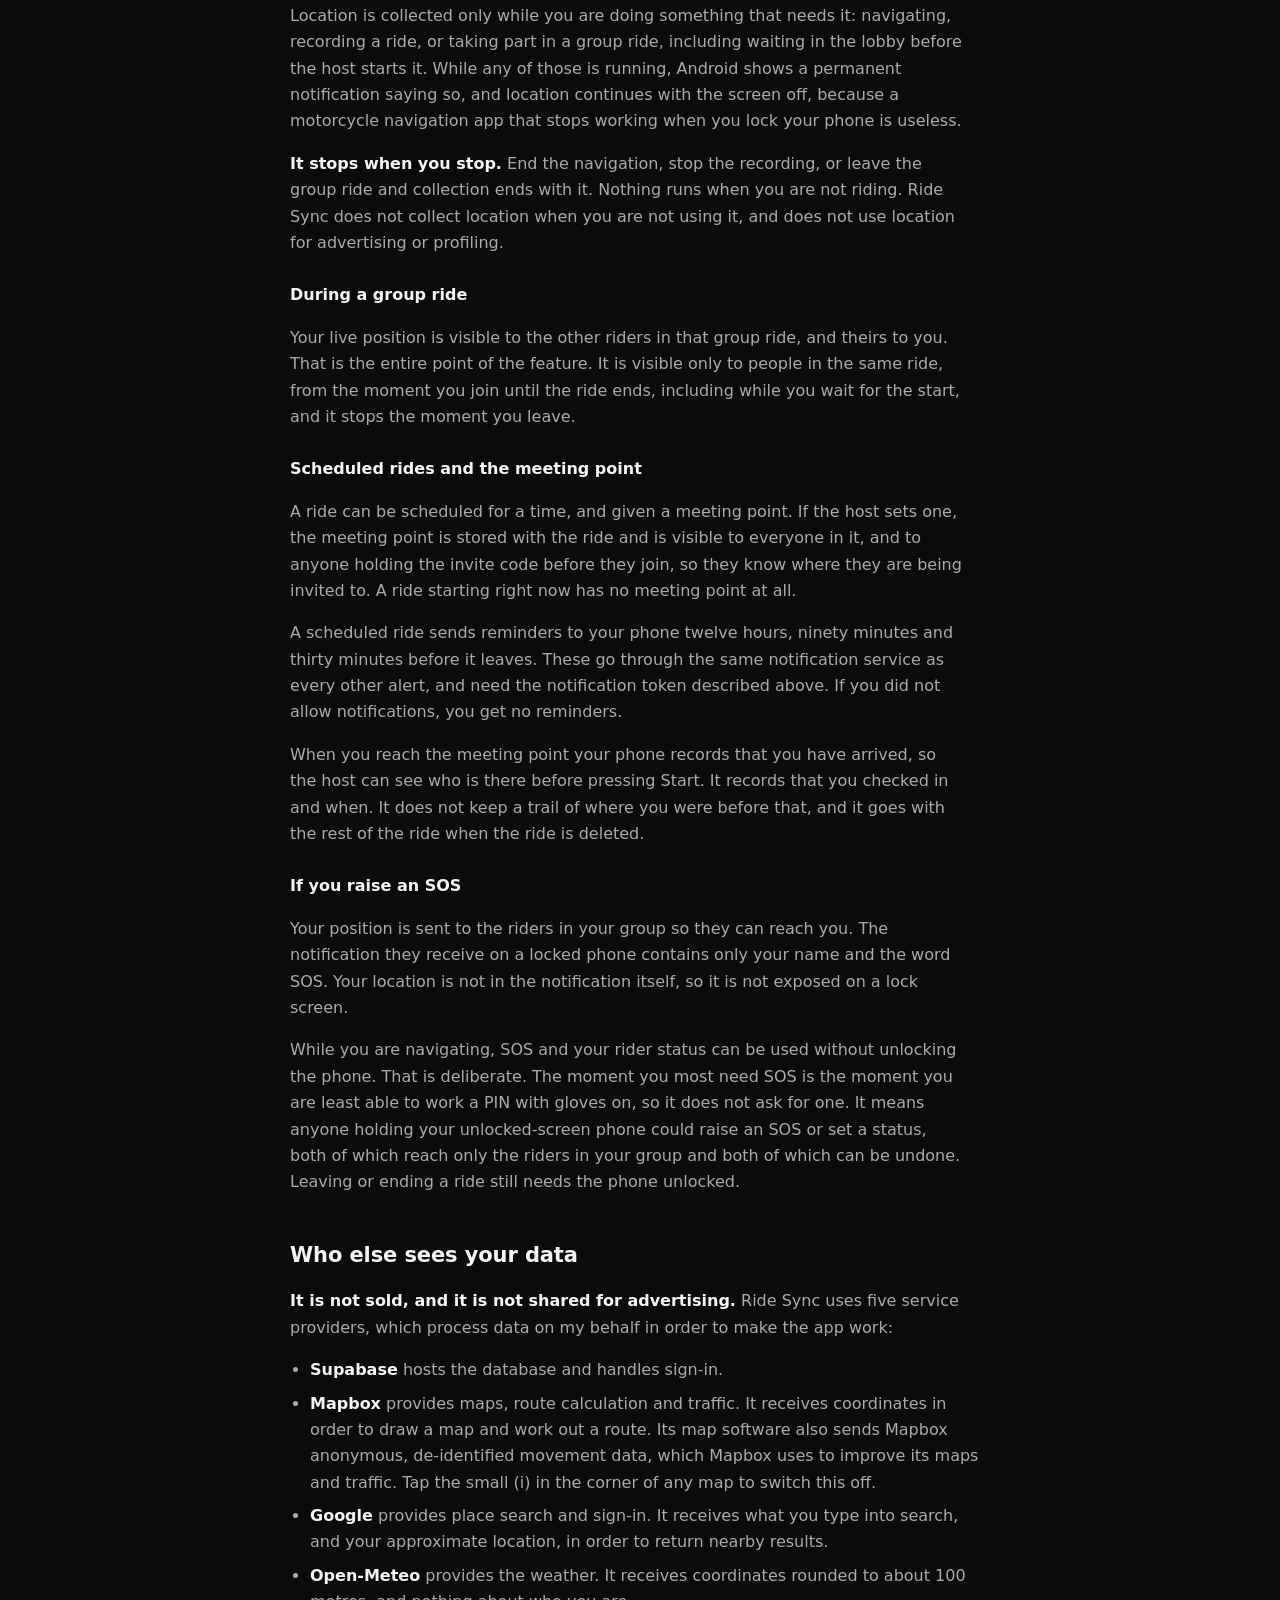
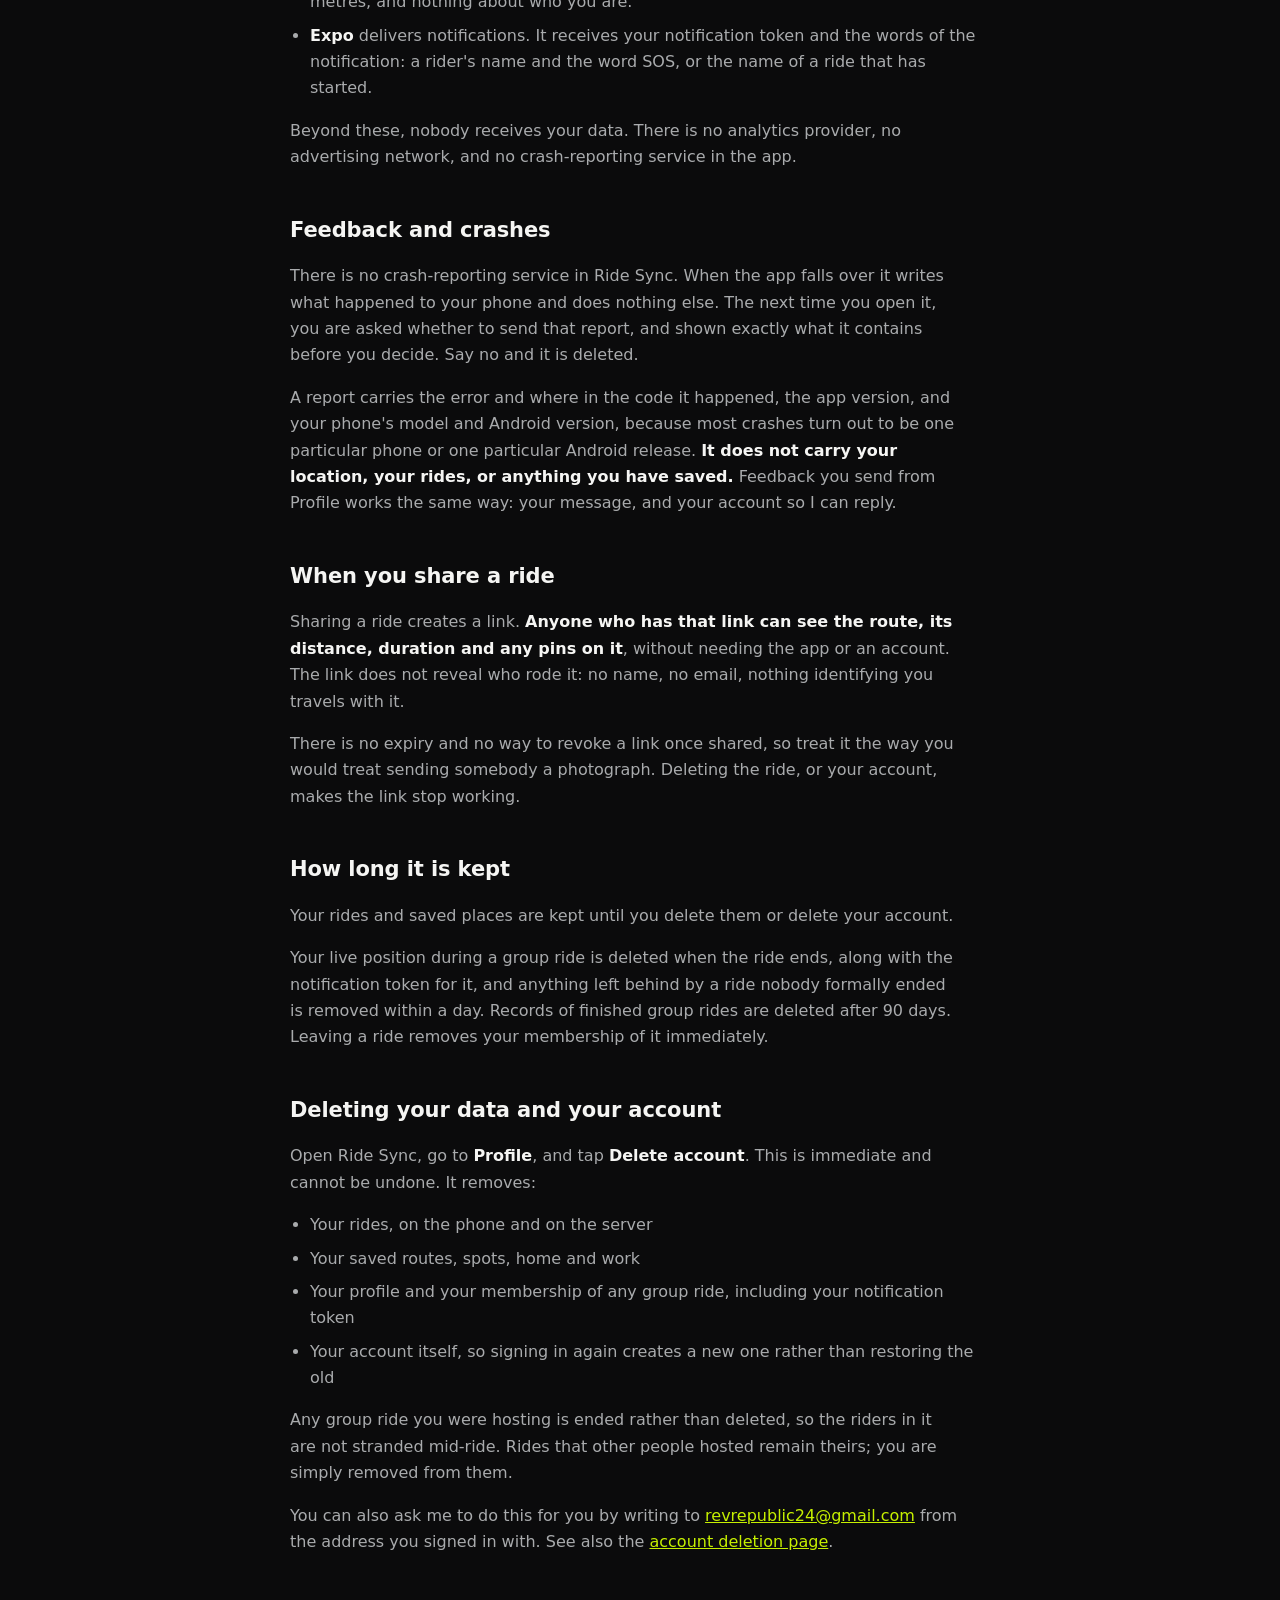
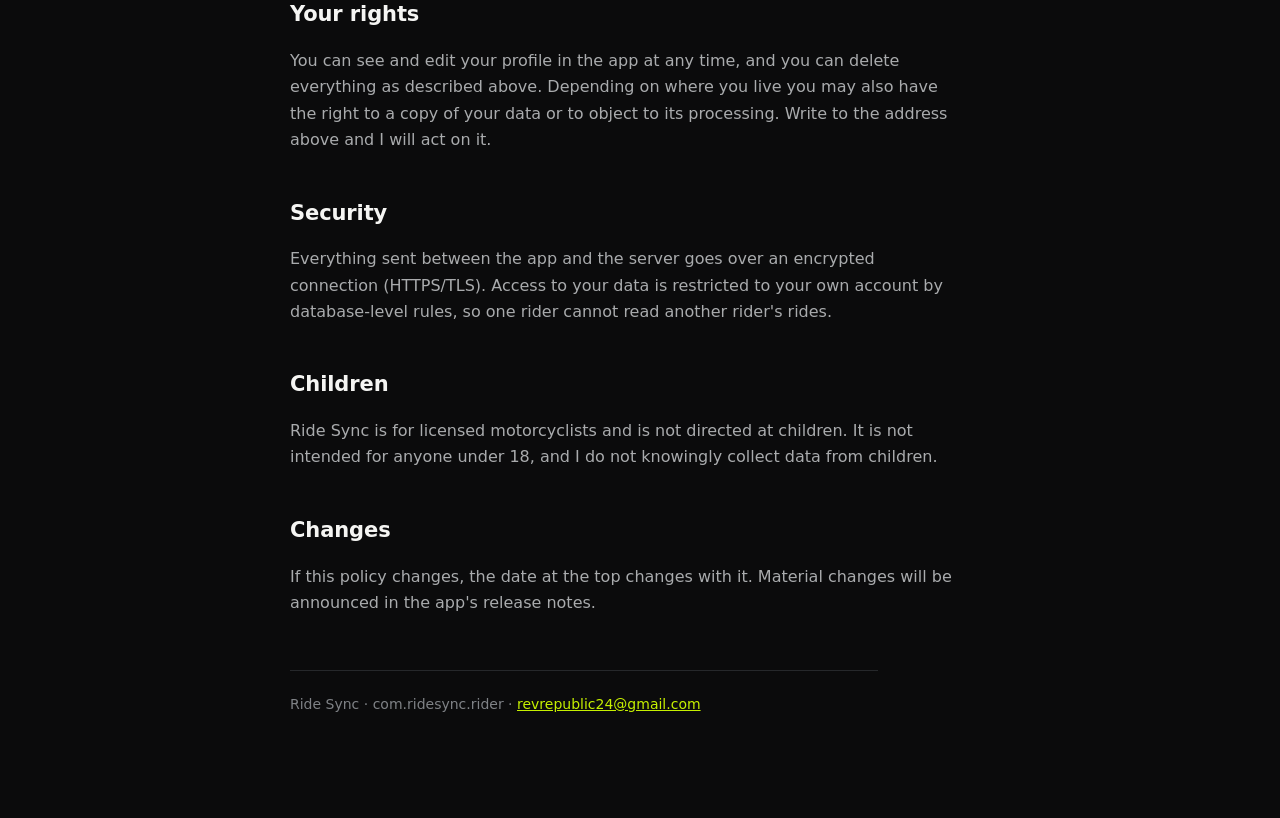
<file: privacy.html>
<!doctype html>
<html lang="en">
<head>
<meta charset="utf-8">
<meta name="viewport" content="width=device-width, initial-scale=1">
<title>Ride Sync — Privacy Policy</title>
<style>
  :root {
    --s0:#0B0B0C; --s1:#111214; --line:#26282B;
    --ink:#F5F5F3; --ink2:#A9ABAD; --ink3:#7F8286; --lime:#C6F000;
  }
  *{box-sizing:border-box}
  body{margin:0;background:var(--s0);color:var(--ink);
    font:16px/1.65 "IBM Plex Sans",system-ui,-apple-system,Segoe UI,sans-serif;
    -webkit-font-smoothing:antialiased}
  .wrap{max-width:740px;margin:0 auto;padding-inline:20px;padding-block:56px 88px}
  .brand{font:600 13px/1 system-ui,sans-serif;letter-spacing:.2em;color:var(--lime);margin:0 0 18px}
  h1{font-size:clamp(30px,6vw,44px);line-height:1.1;margin:0 0 10px;letter-spacing:-.01em}
  .upd{font-family:ui-monospace,Menlo,monospace;font-size:12.5px;color:var(--ink3);margin:0 0 30px}
  h2{font-size:21px;margin:42px 0 10px;letter-spacing:-.005em}
  h3{font-size:16px;margin:26px 0 6px;color:var(--ink)}
  p,li{color:var(--ink2);max-width:66ch}
  strong{color:var(--ink)}
  a{color:var(--lime)}
  ul{padding-left:20px}
  li{margin-bottom:7px}
  .lead{font-size:17.5px;color:var(--ink);border-left:3px solid var(--lime);padding-left:18px;margin-bottom:34px}
  .scroll{overflow-x:auto;margin:16px 0 8px}
  table{width:100%;border-collapse:collapse;font-size:14.5px;min-width:520px}
  th{text-align:left;font:600 11.5px/1 system-ui,sans-serif;letter-spacing:.1em;color:var(--ink3);
    padding:10px 16px 10px 0;border-bottom:1px solid var(--line);white-space:nowrap}
  td{padding:12px 16px 12px 0;border-bottom:1px solid var(--line);color:var(--ink2);vertical-align:top}
  td:first-child{color:var(--ink);font-weight:500}
  .foot{margin-top:54px;padding-top:22px;border-top:1px solid var(--line);font-size:14px;color:var(--ink3)}

  /* On a phone the 520px table lived inside a horizontal scroller, which
     works but nobody discovers. Below that it becomes one labelled card per
     row instead, so the whole policy reads in a single vertical scroll. */
  @media (max-width: 620px){
    .scroll{overflow-x:visible}
    table{min-width:0;display:block}
    thead{position:absolute;width:1px;height:1px;overflow:hidden;clip:rect(0 0 0 0);white-space:nowrap}
    tbody,tr,td{display:block;width:auto}
    tr{padding:14px 0;border-bottom:1px solid var(--line)}
    td{border:0;padding:0 0 8px}
    td:last-child{padding-bottom:0}
    td:first-child{font-size:16px;margin-bottom:4px}
    td:not(:first-child)::before{
      content:attr(data-label);
      display:block;
      font:600 10.5px/1 system-ui,sans-serif;
      letter-spacing:.1em;
      text-transform:uppercase;
      color:var(--ink3);
      margin-bottom:3px;
    }
  }
</style>
</head>
<body>
<div class="wrap">

  <p class="brand">RIDE SYNC</p>
  <h1>Privacy Policy</h1>
  <p class="upd">Last updated 23 November 2026 · applies to Ride Sync for Android (com.ridesync.rider)</p>

  <p class="lead">
    Ride Sync is a navigation app for motorcyclists. It needs to know where you are, and during a
    group ride it shows that to the people you chose to ride with. It does not sell your data, does
    not advertise, and contains no analytics or advertising software. The one thing that reports
    in the background is the map itself: Mapbox's map software sends anonymous movement data so it
    can improve its maps and traffic, and you can switch that off (see below). If the app crashes it
    asks you before sending anything.
  </p>

  <h2>Who is responsible</h2>
  <p>
    Ride Sync is built and operated by an independent developer. For any question about this
    policy or about your data, write to <a href="mailto:revrepublic24@gmail.com">revrepublic24@gmail.com</a>.
  </p>

  <h2>What is collected, and why</h2>

  <div class="scroll">
  <table>
    <thead><tr><th>Data</th><th>Why</th><th>Where it goes</th></tr></thead>
    <tbody>
      <tr>
        <td>Location</td>
        <td data-label="Why">To place you on the map, give directions, record a ride as a trail, and show your position to the group during a group ride.</td>
        <td data-label="Where it goes">Your device, and the server while a ride or group ride is active.</td>
      </tr>
      <tr>
        <td>Name</td>
        <td data-label="Why">So other riders in a group know whose pin is whose.</td>
        <td data-label="Where it goes">Your device and the server. Visible to riders in the same group ride. If you joined through another rider's link, your name as it was then also appears in their list of riders they brought in.</td>
      </tr>
      <tr>
        <td>Email address</td>
        <td data-label="Why">It is your account. It comes from Google when you sign in.</td>
        <td data-label="Where it goes">The server. Never shown to other riders.</td>
      </tr>
      <tr>
        <td>Phone number</td>
        <td data-label="Why">Optional. Lets riders in your group call you during a ride.</td>
        <td data-label="Where it goes">The server. Visible to riders in the same group ride, if you provide one.</td>
      </tr>
      <tr>
        <td>Notification token</td>
        <td data-label="Why">So an SOS from your group reaches your phone even if the app has been closed.</td>
        <td data-label="Where it goes">The server, attached to your membership of a specific ride and kept apart from it, so only you can read it. Expo uses it to deliver the notification.</td>
      </tr>
      <tr>
        <td>Feedback and crash reports</td>
        <td data-label="Why">Only when you send one. A crash report carries the error, the app version, and your phone's model and Android version.</td>
        <td data-label="Where it goes">The server, so it can be fixed and you get a reply.</td>
      </tr>
      <tr>
        <td>Photos you attach to a pin</td>
        <td data-label="Why">To mark a spot on a ride.</td>
        <td data-label="Where it goes"><strong>Your device only.</strong> Photos are never uploaded.</td>
      </tr>
    </tbody>
  </table>
  </div>

  <h2>How location is used</h2>
  <p>
    Location is collected only while you are doing something that needs it: navigating, recording a
    ride, or taking part in a group ride, including waiting in the lobby before the host starts it.
    While any of those is running, Android shows a permanent
    notification saying so, and location continues with the screen off, because a motorcycle
    navigation app that stops working when you lock your phone is useless.
  </p>
  <p>
    <strong>It stops when you stop.</strong> End the navigation, stop the recording, or leave the
    group ride and collection ends with it. Nothing runs when you are not riding. Ride Sync does not
    collect location when you are not using it, and does not use location for advertising or
    profiling.
  </p>

  <h3>During a group ride</h3>
  <p>
    Your live position is visible to the other riders in that group ride, and theirs to you. That is
    the entire point of the feature. It is visible only to people in the same ride, from the moment
    you join until the ride ends, including while you wait for the start, and it stops the moment
    you leave.
  </p>

  <h3>Scheduled rides and the meeting point</h3>
  <p>
    A ride can be scheduled for a time, and given a meeting point. If the host sets one, the
    meeting point is stored with the ride and is visible to everyone in it, and to anyone holding
    the invite code before they join, so they know where they are being invited to. A ride
    starting right now has no meeting point at all.
  </p>
  <p>
    A scheduled ride sends reminders to your phone twelve hours, ninety minutes and thirty minutes
    before it leaves. These go through the same notification service as every other alert, and
    need the notification token described above. If you did not allow notifications, you get no
    reminders.
  </p>
  <p>
    When you reach the meeting point your phone records that you have arrived, so the host can see
    who is there before pressing Start. It records that you checked in and when. It does not keep
    a trail of where you were before that, and it goes with the rest of the ride when the ride is
    deleted.
  </p>

  <h3>If you raise an SOS</h3>
  <p>
    Your position is sent to the riders in your group so they can reach you. The notification they
    receive on a locked phone contains only your name and the word SOS. Your location is not in the
    notification itself, so it is not exposed on a lock screen.
  </p>
  <p>
    While you are navigating, SOS and your rider status can be used without unlocking the phone.
    That is deliberate. The moment you most need SOS is the moment you are least able to work a
    PIN with gloves on, so it does not ask for one. It means anyone holding your unlocked-screen
    phone could raise an SOS or set a status, both of which reach only the riders in your group
    and both of which can be undone. Leaving or ending a ride still needs the phone unlocked.
  </p>

  <h2>Who else sees your data</h2>
  <p>
    <strong>It is not sold, and it is not shared for advertising.</strong> Ride Sync uses five
    service providers, which process data on my behalf in order to make the app work:
  </p>
  <ul>
    <li><strong>Supabase</strong> hosts the database and handles sign-in.</li>
    <li><strong>Mapbox</strong> provides maps, route calculation and traffic. It receives coordinates in order to draw a map and work out a route. Its map software also sends Mapbox anonymous, de-identified movement data, which Mapbox uses to improve its maps and traffic. Tap the small (i) in the corner of any map to switch this off.</li>
    <li><strong>Google</strong> provides place search and sign-in. It receives what you type into search, and your approximate location, in order to return nearby results.</li>
    <li><strong>Open-Meteo</strong> provides the weather. It receives coordinates rounded to about 100 metres, and nothing about who you are.</li>
    <li><strong>Expo</strong> delivers notifications. It receives your notification token and the words of the notification: a rider's name and the word SOS, or the name of a ride that has started.</li>
  </ul>
  <p>
    Beyond these, nobody receives your data. There is no analytics provider, no advertising network,
    and no crash-reporting service in the app.
  </p>

  <h2>Feedback and crashes</h2>
  <p>
    There is no crash-reporting service in Ride Sync. When the app falls over it writes what
    happened to your phone and does nothing else. The next time you open it, you are asked whether
    to send that report, and shown exactly what it contains before you decide. Say no and it is
    deleted.
  </p>
  <p>
    A report carries the error and where in the code it happened, the app version, and your
    phone's model and Android version, because most crashes turn out to be one particular phone or
    one particular Android release. <strong>It does not carry your location, your rides, or
    anything you have saved.</strong> Feedback you send from Profile works the same way: your
    message, and your account so I can reply.
  </p>

  <h2>When you share a ride</h2>
  <p>
    Sharing a ride creates a link. <strong>Anyone who has that link can see the route, its
    distance, duration and any pins on it</strong>, without needing the app or an account. The link
    does not reveal who rode it: no name, no email, nothing identifying you travels with it.
  </p>
  <p>
    There is no expiry and no way to revoke a link once shared, so treat it the way you would treat
    sending somebody a photograph. Deleting the ride, or your account, makes the link stop working.
  </p>

  <h2>How long it is kept</h2>
  <p>
    Your rides and saved places are kept until you delete them or delete your account.
  </p>
  <p>
    Your live position during a group ride is deleted when the ride ends, along with the
    notification token for it, and anything left behind by a ride nobody formally ended is removed
    within a day. Records of finished group rides are deleted after 90 days. Leaving a ride removes
    your membership of it immediately.
  </p>

  <h2>Deleting your data and your account</h2>
  <p>
    Open Ride Sync, go to <strong>Profile</strong>, and tap <strong>Delete account</strong>. This is
    immediate and cannot be undone. It removes:
  </p>
  <ul>
    <li>Your rides, on the phone and on the server</li>
    <li>Your saved routes, spots, home and work</li>
    <li>Your profile and your membership of any group ride, including your notification token</li>
    <li>Your account itself, so signing in again creates a new one rather than restoring the old</li>
  </ul>
  <p>
    Any group ride you were hosting is ended rather than deleted, so the riders in it are not
    stranded mid-ride. Rides that other people hosted remain theirs; you are simply removed from
    them.
  </p>
  <p>
    You can also ask me to do this for you by writing to
    <a href="mailto:revrepublic24@gmail.com">revrepublic24@gmail.com</a> from the address you
    signed in with. See also the <a href="./delete-account.html">account deletion page</a>.
  </p>

  <h2>Your rights</h2>
  <p>
    You can see and edit your profile in the app at any time, and you can delete everything as
    described above. Depending on where you live you may also have the right to a copy of your data
    or to object to its processing. Write to the address above and I will act on it.
  </p>

  <h2>Security</h2>
  <p>
    Everything sent between the app and the server goes over an encrypted connection (HTTPS/TLS).
    Access to your data is restricted to your own account by database-level rules, so one rider
    cannot read another rider's rides.
  </p>

  <h2>Children</h2>
  <p>
    Ride Sync is for licensed motorcyclists and is not directed at children. It is not intended for
    anyone under 18, and I do not knowingly collect data from children.
  </p>

  <h2>Changes</h2>
  <p>
    If this policy changes, the date at the top changes with it. Material changes will be announced
    in the app's release notes.
  </p>

  <p class="foot">
    Ride Sync · com.ridesync.rider · <a href="mailto:revrepublic24@gmail.com">revrepublic24@gmail.com</a>
  </p>

</div>
</body>
</html>
</file>
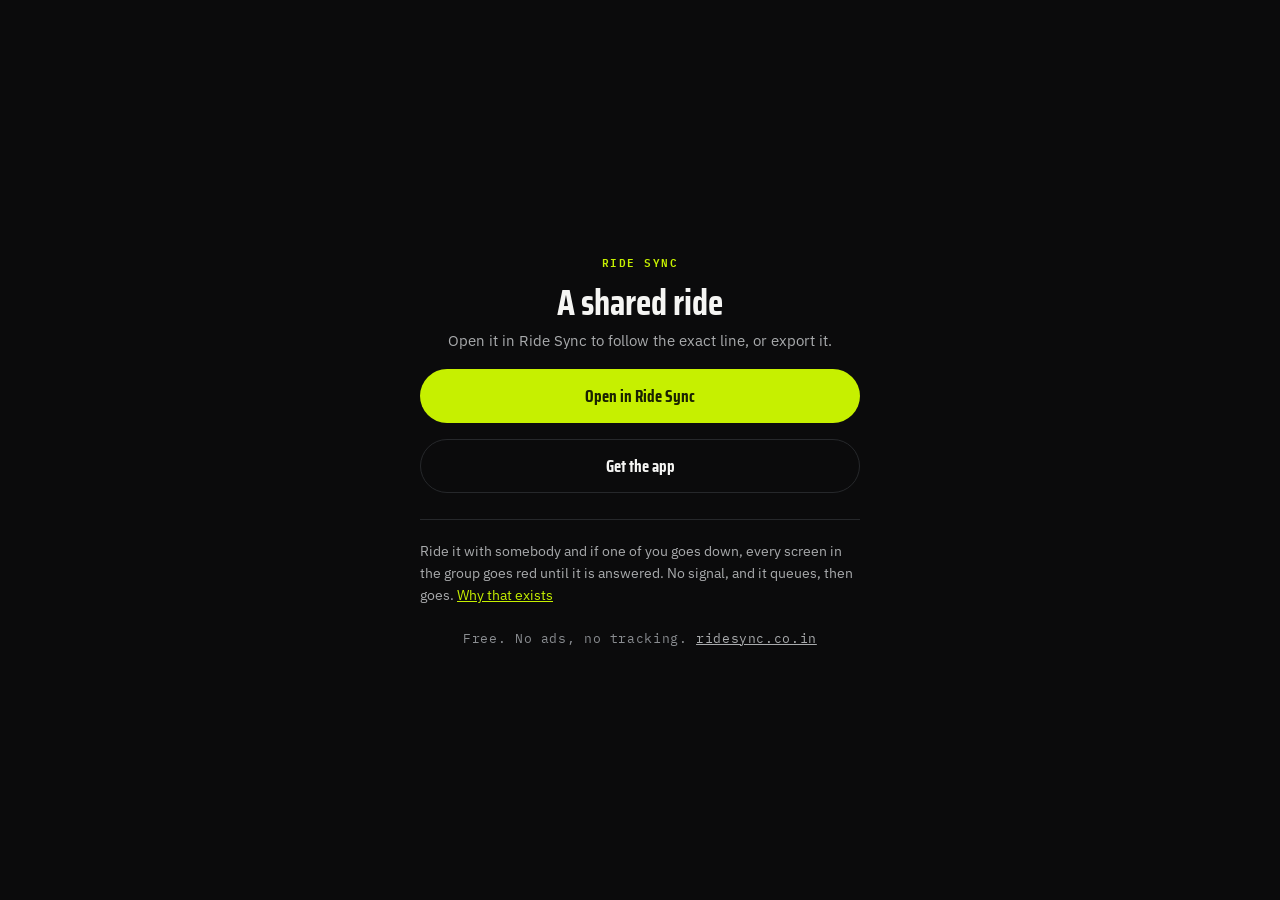
<file: route.html>
<!doctype html>
<html lang="en" data-page="route">
<head>
<meta charset="utf-8">
<meta name="viewport" content="width=device-width, initial-scale=1, viewport-fit=cover">
<title>A shared ride · Ride Sync</title>
<meta name="theme-color" content="#0B0B0C">
<meta name="robots" content="noindex">
<meta property="og:title" content="Ride this route on Ride Sync">
<meta property="og:description" content="Somebody shared a ride with you. Open it in Ride Sync and follow the exact line.">
<meta property="og:type" content="website">
<meta property="og:image" content="https://ridesync.co.in/img/share.jpg">
<link rel="icon" href="img/logo-rs.png">
<link rel="preconnect" href="https://fonts.googleapis.com">
<link rel="preconnect" href="https://fonts.gstatic.com" crossorigin>
<link rel="stylesheet" href="https://fonts.googleapis.com/css2?family=Saira+Condensed:wght@600;700&family=IBM+Plex+Mono:wght@500;600&family=IBM+Plex+Sans:wght@400;500;600&display=swap">
<style>
  :root{
    color-scheme: dark;
    --ground:#0B0B0C; --panel:#111214; --line:#26282B;
    --lime:#C6F000; --on-lime:#1A2200;
    --ink:#F5F5F3; --ink-2:#A9ABAD; --ink-3:#8A8D91;
    --display:"Saira Condensed",system-ui,sans-serif;
    --body:"IBM Plex Sans",system-ui,sans-serif;
    --mono:"IBM Plex Mono",ui-monospace,monospace;
  }
  *{box-sizing:border-box}
  /* An author `display` rule outranks the UA stylesheet's [hidden]{display:none}, so without
     this the stats block renders its empty placeholders on every ride that fails to load. */
  [hidden]{display:none !important}
  body{
    margin:0; background:var(--ground); color:var(--ink);
    font-family:var(--body); min-height:100dvh;
    display:flex; align-items:center; justify-content:center; padding:24px;
  }
  .card{width:100%; max-width:440px; text-align:center}
  .brand{
    font-family:var(--mono); font-size:11px; font-weight:600;
    letter-spacing:.14em; color:var(--lime); text-transform:uppercase;
  }
  h1{
    font-family:var(--display); font-weight:700; font-size:36px; line-height:1.02;
    margin:14px 0 8px; text-wrap:balance;
  }
  p{color:var(--ink-2); font-size:15px; line-height:1.5; margin:0}
  .stats{
    display:flex; gap:1px; background:var(--line); border:1px solid var(--line);
    border-radius:16px; overflow:hidden; margin:22px 0 4px;
  }
  .stat{flex:1; background:var(--panel); padding:16px 8px}
  .stat b{
    display:block; font-family:var(--display); font-weight:700; font-size:26px;
    color:var(--ink); font-variant-numeric:tabular-nums;
  }
  .stat span{
    font-family:var(--mono); font-size:11.5px; font-weight:600;
    letter-spacing:.12em; color:var(--ink-3); text-transform:uppercase;
  }
  .btn{
    display:flex; align-items:center; justify-content:center;
    min-height:54px; border-radius:27px; text-decoration:none;
    font-family:var(--display); font-weight:700; font-size:17px;
    margin-top:16px;
  }
  .btn-lime{background:var(--lime); color:var(--on-lime)}
  .btn-ghost{border:1.5px solid var(--line); color:var(--ink)}
  .fine{font-family:var(--mono); font-size:12.5px; letter-spacing:.05em; color:var(--ink-3); margin-top:22px}
  .proof{
    margin-top:26px; padding-top:20px; border-top:1px solid var(--line);
    font-size:14px; line-height:1.6; color:var(--ink-2); text-align:left;
  }
  .proof a{color:var(--lime); white-space:nowrap}
  .fine a{color:var(--ink-2)}
  @media (prefers-reduced-motion:no-preference){
    .card{animation:in .35s ease-out}
    @keyframes in{from{opacity:0;transform:translateY(6px)}to{opacity:1;transform:none}}
  }
</style>
</head>
<body>
  <main class="card">
    <div class="brand">Ride Sync</div>
    <h1 id="title">A shared ride</h1>
    <p id="blurb">Open it in Ride Sync to follow the exact line, or export it.</p>

    <div class="stats" id="stats" hidden>
      <div class="stat"><b id="km">—</b><span>km</span></div>
      <div class="stat"><b id="dur">—</b><span>time</span></div>
    </div>

    <a class="btn btn-lime" id="open" data-count="open_app" href="#">Open in Ride Sync</a>
    <a class="btn btn-ghost" id="play" data-count="get_app" href="https://play.google.com/store/apps/details?id=com.ridesync.rider">Get the app</a>

    <p class="proof">
      Ride it with somebody and if one of you goes down, every screen in the group goes red
      until it is answered. No signal, and it queues, then goes.
      <a href="why.html">Why that exists</a>
    </p>

    <p class="fine">Free. No ads, no tracking. <a href="/">ridesync.co.in</a></p>
  </main>

<script>
// Shows the ride somebody sent you, then hands off to the app.
//
// It reads the ride through the public rs_shared_ride function with the publishable key. That key
// is meant to be public — it ships inside every copy of the Android app, so anyone who wanted it
// has always had it — and the function is the one deliberate hole in row-level security: possess
// the id, read the ride. The id only ever appears in a link its owner chose to send, and the
// function returns geometry and nothing about the person, so a link holder cannot work out whose
// ride it is or find any of their others.
//
// The old version of this page ran on a Supabase Edge Function with the SERVICE ROLE key, which
// would have been far worse had it ever worked. It never did: Supabase rewrites text/html to
// text/plain on its default domains, so the page only ever rendered as raw source.
(function () {
  var SUPABASE_URL = 'https://xiysxfovdlavmvdnfikm.supabase.co';
  var PUBLISHABLE = 'sb_publishable_wBCGdhPOG4Kkc_hltsrrUg_4pGzTkQr';

  var id = (new URLSearchParams(location.search).get('id') || '').trim();
  var deep = 'ridesync://route?id=' + encodeURIComponent(id);
  document.getElementById('open').href = deep;

  var hms = function (s) {
    s = Math.max(0, Math.round(s || 0));
    var h = Math.floor(s / 3600), m = Math.round((s % 3600) / 60);
    return h ? h + 'h ' + m + 'm' : m + 'm';
  };

  // Details are a bonus, never a gate. If this fails — offline, key rotated, ride deleted — the
  // page still says what it is and both buttons still work.
  if (id && /^[0-9a-f-]{32,36}$/i.test(id) && PUBLISHABLE.indexOf('PLACEHOLDER') === -1) {
    fetch(SUPABASE_URL + '/rest/v1/rpc/rs_shared_ride', {
      method: 'POST',
      headers: { 'Content-Type': 'application/json', apikey: PUBLISHABLE, Authorization: 'Bearer ' + PUBLISHABLE },
      body: JSON.stringify({ p_id: id }),
    })
      .then(function (r) { return r.ok ? r.json() : null; })
      .then(function (rows) {
        var r = rows && rows[0];
        if (!r) return;
        if (r.name) document.getElementById('title').textContent = r.name;
        if (r.distance_km != null) document.getElementById('km').textContent = Number(r.distance_km).toFixed(1);
        if (r.duration_sec != null) document.getElementById('dur').textContent = hms(r.duration_sec);
        if (r.distance_km != null || r.duration_sec != null) document.getElementById('stats').hidden = false;
      })
      .catch(function () {});
  }

  if (/Android|iPhone|iPad/i.test(navigator.userAgent)) {
    setTimeout(function () { location.href = deep; }, 700);
  }
})();
</script>
<script src="count.js" defer></script>
</body>
</html>
</file>
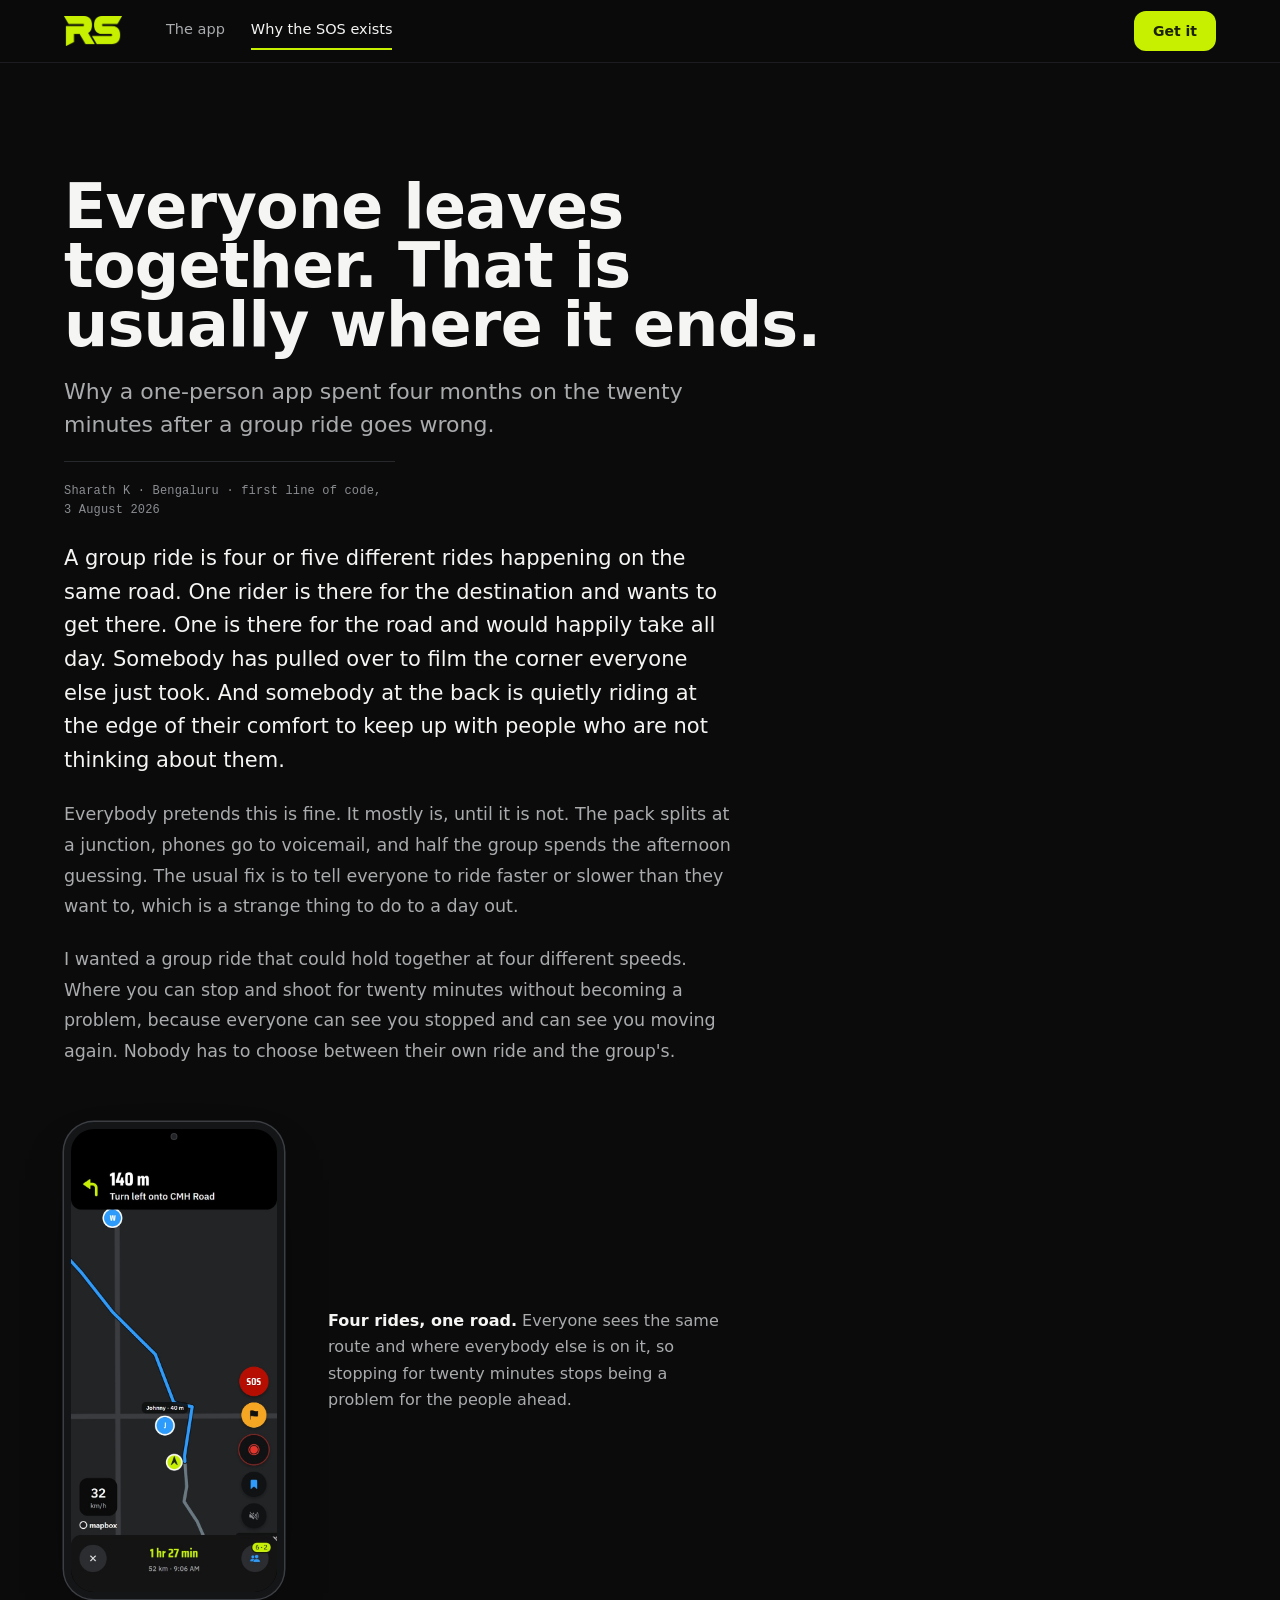
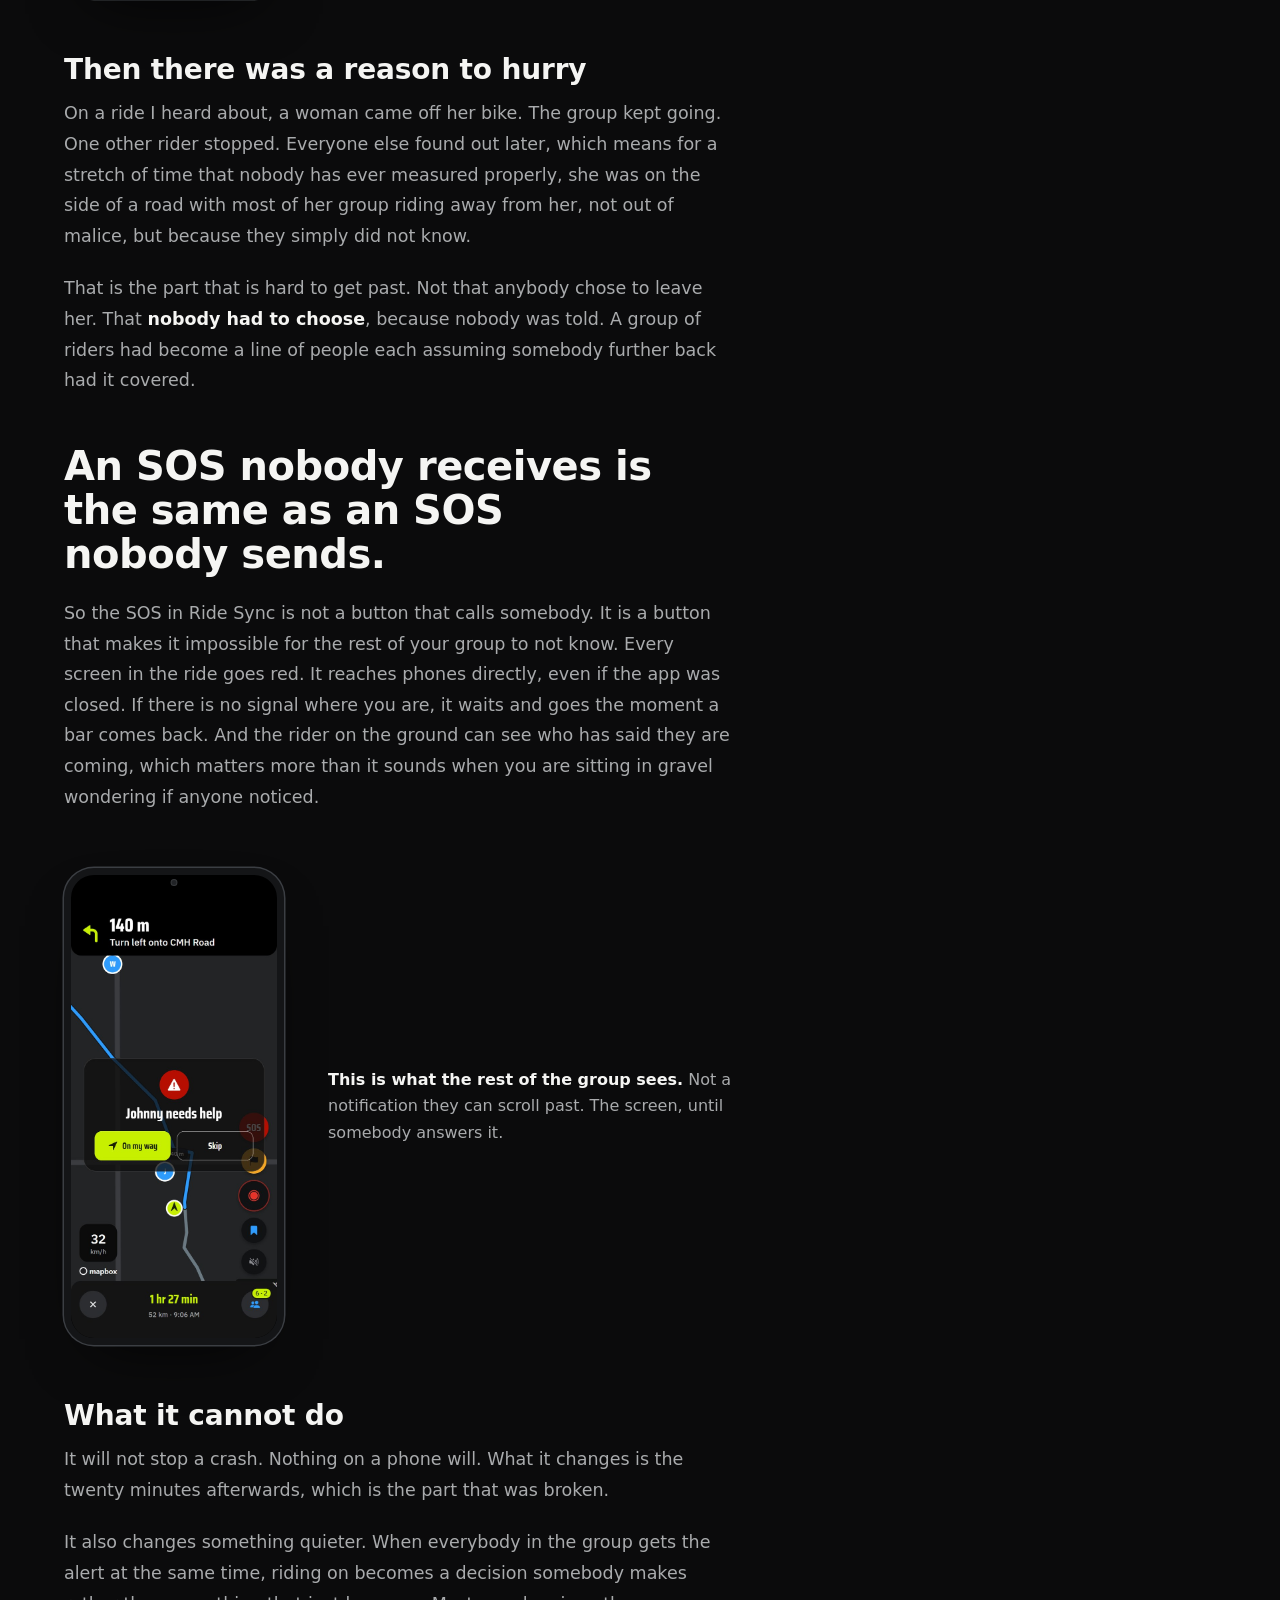
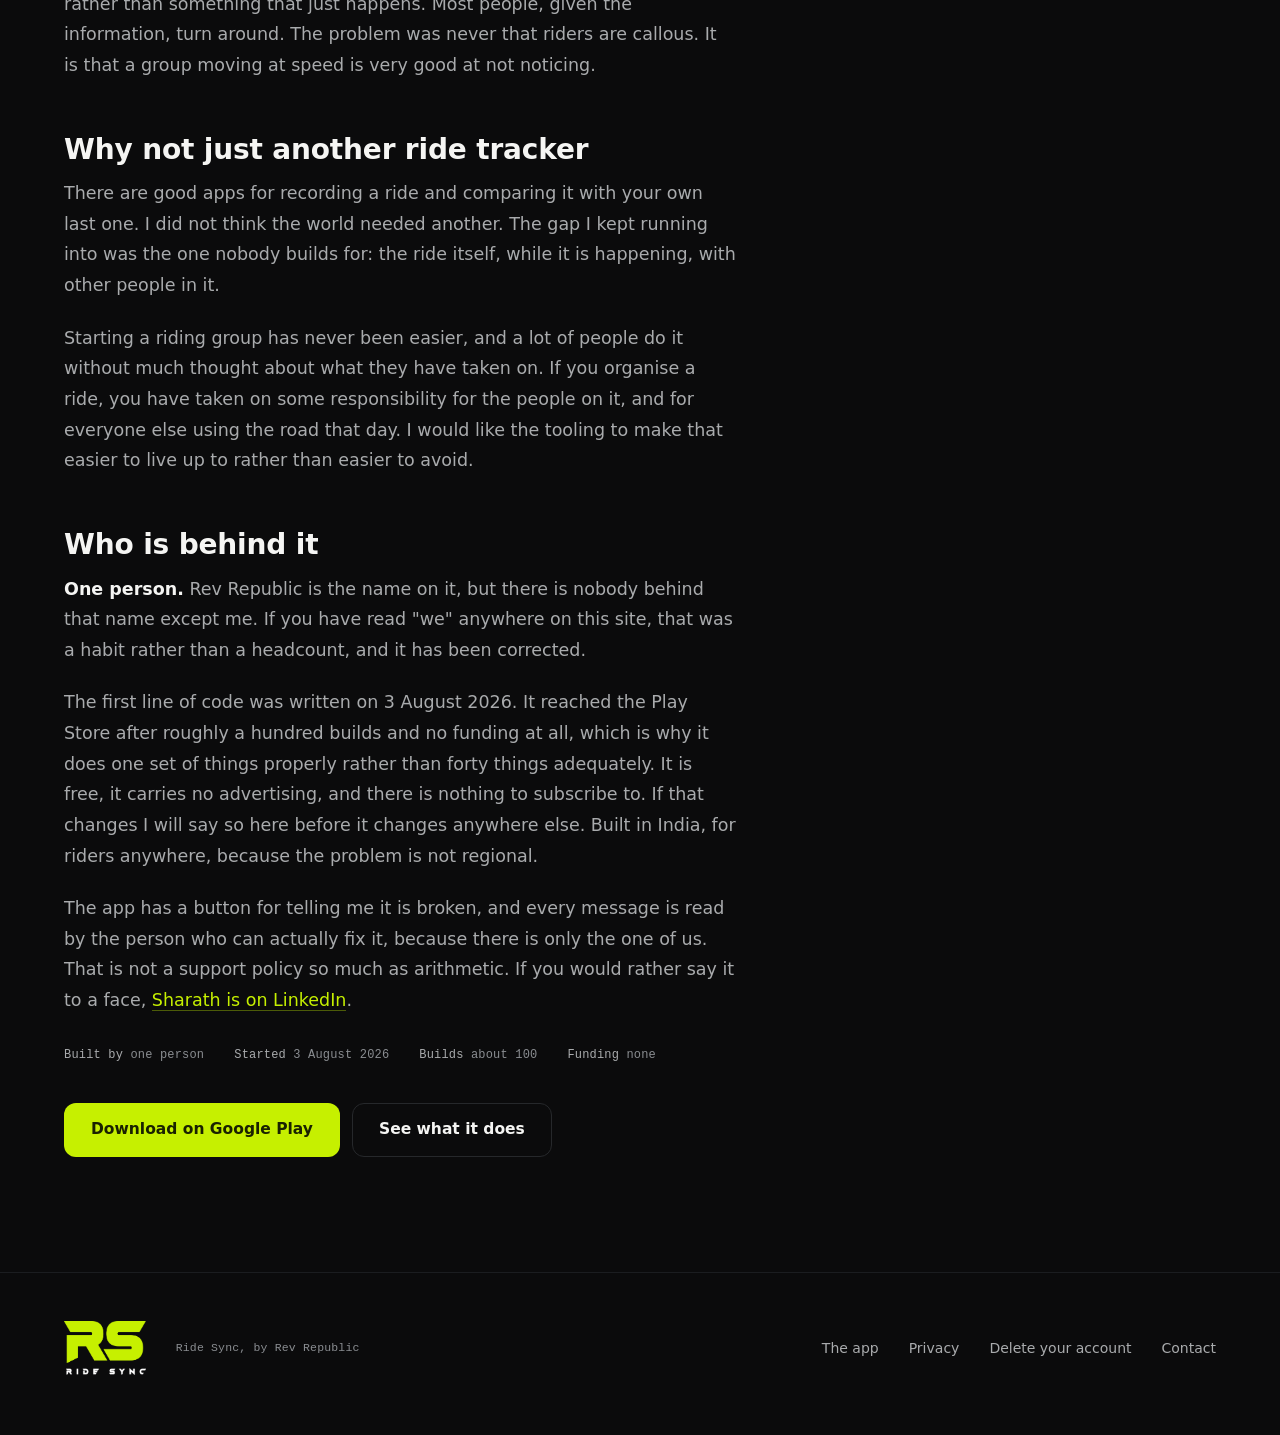
<file: why.html>
<!doctype html>
<html lang="en">
<head>
<meta charset="utf-8">
<meta name="viewport" content="width=device-width, initial-scale=1, viewport-fit=cover">
<meta name="description" content="Why one person built Ride Sync: so a group ride can hold together at different speeds, and so nobody gets left on the side of a road without the rest of the group knowing.">
<meta name="theme-color" content="#0B0B0C">
<meta property="og:title" content="Why I built Ride Sync">
<meta property="og:description" content="A group ride should be able to hold together at four different speeds. And nobody should be left on a road with the group already gone.">
<meta property="og:type" content="article">
<meta property="og:image" content="https://ridesync.co.in/img/share.jpg">
<meta property="og:image:width" content="1200">
<meta property="og:image:height" content="630">
<meta property="og:url" content="https://ridesync.co.in/why.html">
<meta property="og:site_name" content="Ride Sync">
<meta name="twitter:card" content="summary_large_image">
<meta name="twitter:title" content="Why I built Ride Sync">
<meta name="twitter:description" content="A group ride is several different rides on one road. And nobody should be left on a verge with the group already gone.">
<meta name="twitter:image" content="https://ridesync.co.in/img/share.jpg">
<link rel="canonical" href="https://ridesync.co.in/why.html">
<link rel="icon" href="img/logo-rs.png">
<title>Why the SOS exists</title>
<link rel="stylesheet" href="site.css">
</head>
<body>

<header class="topbar">
  <div class="wrap topbar-in">
    <a class="brand" href="index.html" aria-label="Ride Sync, home">
      <img class="mark" src="img/logo-rs.png" alt="">
      <span class="name">Ride Sync</span>
    </a>
    <nav class="nav">
      <a href="index.html">The app</a>
      <a href="why.html" aria-current="page">Why the SOS exists</a>
    </nav>
    <span class="spacer"></span>
    <a class="btn btn-lime" href="https://play.google.com/store/apps/details?id=com.ridesync.rider" target="_blank" rel="noopener">Get it</a>
  </div>
</header>

<section>
  <div class="wrap sec">
    <div class="sec-head wide">
      <h2>Everyone leaves together. That is usually where it ends.</h2>
      <p class="deck">
        Why a one-person app spent four months on the twenty minutes after a group ride
        goes wrong.
      </p>
      <p class="byline">Sharath K &middot; Bengaluru &middot; first line of code, 3 August 2026</p>
    </div>

    <div class="prose">
      <p class="lead">
        A group ride is four or five different rides happening on the same road. One rider
        is there for the destination and wants to get there. One is there for the road and
        would happily take all day. Somebody has pulled over to film the corner everyone
        else just took. And somebody at the back is quietly riding at the edge of their
        comfort to keep up with people who are not thinking about them.
      </p>

      <p>
        Everybody pretends this is fine. It mostly is, until it is not. The pack splits at
        a junction, phones go to voicemail, and half the group spends the afternoon
        guessing. The usual fix is to tell everyone to ride faster or slower than they want
        to, which is a strange thing to do to a day out.
      </p>

      <p>
        I wanted a group ride that could hold together at four different speeds. Where you
        can stop and shoot for twenty minutes without becoming a problem, because everyone
        can see you stopped and can see you moving again. Nobody has to choose between
        their own ride and the group's.
      </p>

      <figure class="inset">
        <div class="shot">
          <img src="img/s-live.jpg" width="620" height="1343" loading="lazy" alt="Navigating a group ride: the shared route ahead, other riders shown as lettered discs on the map, one labelled Johnny 40 m behind.">
        </div>
        <figcaption>
          <b>Four rides, one road.</b> Everyone sees the same route and where everybody
          else is on it, so stopping for twenty minutes stops being a problem for the
          people ahead.
        </figcaption>
      </figure>

      <h3>Then there was a reason to hurry</h3>

      <p>
        On a ride I heard about, a woman came off her bike. The group kept going. One
        other rider stopped. Everyone else found out later, which means for a stretch of
        time that nobody has ever measured properly, she was on the side of a road with
        most of her group riding away from her, not out of malice, but because they simply
        did not know.
      </p>

      <p>
        That is the part that is hard to get past. Not that anybody chose to leave her.
        That <strong>nobody had to choose</strong>, because nobody was told. A group of
        riders had become a line of people each assuming somebody further back had it
        covered.
      </p>

      <div class="pull">An SOS nobody receives is the same as an SOS nobody sends.</div>

      <p>
        So the SOS in Ride Sync is not a button that calls somebody. It is a button that
        makes it impossible for the rest of your group to not know. Every screen in the
        ride goes red. It reaches phones directly, even if the app was closed. If there is
        no signal where you are, it waits and goes the moment a bar comes back. And the
        rider on the ground can see who has said they are coming, which matters more than
        it sounds when you are sitting in gravel wondering if anyone noticed.
      </p>

      <figure class="inset">
        <div class="shot">
          <img src="img/s-sos.jpg" width="620" height="1343" loading="lazy" alt="An SOS filling a rider's navigation screen: a red warning reading Johnny needs help, with buttons reading On my way and Skip.">
        </div>
        <figcaption>
          <b>This is what the rest of the group sees.</b> Not a notification they can
          scroll past. The screen, until somebody answers it.
        </figcaption>
      </figure>

      <h3>What it cannot do</h3>

      <p>
        It will not stop a crash. Nothing on a phone will. What it changes is the twenty
        minutes afterwards, which is the part that was broken.
      </p>

      <p>
        It also changes something quieter. When everybody in the group gets the alert at
        the same time, riding on becomes a decision somebody makes rather than something
        that just happens. Most people, given the information, turn around. The
        problem was never that riders are callous. It is that a group moving at speed is
        very good at not noticing.
      </p>

      <h3>Why not just another ride tracker</h3>

      <p>
        There are good apps for recording a ride and comparing it with your own last one.
        I did not think the world needed another. The gap I kept running into was the
        one nobody builds for: the ride itself, while it is happening, with other people in
        it.
      </p>

      <p>
        Starting a riding group has never been easier, and a lot of people do it without
        much thought about what they have taken on. If you organise a ride, you have taken
        on some responsibility for the people on it, and for everyone else using the road
        that day. I would like the tooling to make that easier to live up to rather than
        easier to avoid.
      </p>

      <h3>Who is behind it</h3>

      <p>
        <strong>One person.</strong> Rev Republic is the name on it, but there is nobody
        behind that name except me. If you have read "we" anywhere on this site, that was
        a habit rather than a headcount, and it has been corrected.
      </p>

      <p>
        The first line of code was written on 3 August 2026. It reached the Play Store
        after roughly a hundred builds and no funding at all, which is why it does one set
        of things properly rather than forty things adequately. It is free, it carries no
        advertising, and there is nothing to subscribe to. If that changes I will say so
        here before it changes anywhere else. Built in India, for riders anywhere, because
        the problem is not regional.
      </p>

      <p>
        The app has a button for telling me it is broken, and every message is read by the
        person who can actually fix it, because there is only the one of us. That is not a
        support policy so much as arithmetic. If you would rather say it to a face,
        <a class="lnk" href="https://www.linkedin.com/in/sharathkumar05" target="_blank" rel="noopener">Sharath is on LinkedIn</a>.
      </p>

      <div class="standfirst">
        <span><b>Built by</b> one person</span>
        <span><b>Started</b> 3 August 2026</span>
        <span><b>Builds</b> about 100</span>
        <span><b>Funding</b> none</span>
      </div>

      <div class="cta-row" style="margin-top:38px">
        <a class="btn btn-lime" href="https://play.google.com/store/apps/details?id=com.ridesync.rider" target="_blank" rel="noopener">Download on Google Play</a>
        <a class="btn btn-ghost" href="index.html">See what it does</a>
      </div>
    </div>
  </div>
</section>

<footer>
  <div class="wrap foot">
    <img class="footmark" src="img/logo-lockup.png" alt="" aria-hidden="true">
    <span class="foot-meta">Ride Sync, by Rev Republic</span>
    <span class="spacer"></span>
    <a href="index.html">The app</a>
    <a href="privacy.html">Privacy</a>
    <a href="delete-account.html">Delete your account</a>
    <a href="index.html#say">Contact</a>
  </div>
</footer>

</body>
</html>
</file>
<file: site.css>
/* ---------------------------------------------------------------
   Ride Sync site. Tokens lifted straight from the app's theme.js.

   Dark-first on purpose: the app is a riding instrument and the use
   scene is a phone on a handlebar at dawn, so a light version would
   misrepresent it. Single theme, every colour painted explicitly.

   Layout is edge to edge: a band spans the viewport, its copy keeps a
   gutter, and its screenshot runs off the outer edge. Each band is one
   claim, so a visitor who stops scrolling at any point has been told
   something whole.
   --------------------------------------------------------------- */
:root{
  color-scheme: dark;

  --ground:#0B0B0C;      /* surface0 */
  --panel:#0F1012;
  --raised:#17181B;
  --line:#26282B;
  --line-soft:#1B1D20;

  --lime:#C6F000;
  --on-lime:#1A2200;
  --blue:#2E9BFF;
  --amber:#F5A623;
  --red:#E5352B;

  --ink:#F5F5F3;
  --ink-2:#A9ABAD;       /* 8.3:1 on ground */
  --ink-3:#8A8D91;       /* 6.0:1 on ground */

  --display:'Saira Condensed', 'Arial Narrow', system-ui, sans-serif;
  --body:'IBM Plex Sans', system-ui, -apple-system, Segoe UI, sans-serif;
  --mono:'IBM Plex Mono', ui-monospace, SFMono-Regular, Menlo, monospace;

  --gutter: clamp(20px, 5vw, 72px);
  --max: 1320px;
}

*{box-sizing:border-box}

html{scrollbar-color:#2F3236 var(--ground)}

body{
  margin:0;
  background:var(--ground);
  color:var(--ink);
  font-family:var(--body);
  font-size:16px;
  line-height:1.6;
  -webkit-font-smoothing:antialiased;
  overflow-x:hidden;
  overflow-wrap:break-word;
  caret-color:var(--lime);
}

img{display:block;max-width:100%}

/* The surfaces the browser draws for us still belong to the design. */
::selection{background:var(--lime);color:var(--on-lime)}
::-webkit-scrollbar{width:11px;height:11px}
::-webkit-scrollbar-track{background:var(--ground)}
::-webkit-scrollbar-thumb{background:#2F3236;border-radius:999px;border:3px solid var(--ground)}
::-webkit-scrollbar-thumb:hover{background:#3E4247}

a{color:var(--ink);text-decoration:none;text-underline-offset:3px}
:focus-visible{outline:2px solid var(--lime);outline-offset:3px;border-radius:4px}

.wrap{width:100%;max-width:var(--max);margin-inline:auto;padding-inline:var(--gutter)}

/* --- type ------------------------------------------------------ */
h1,h2,h3{
  font-family:var(--display);font-weight:700;margin:0;
  text-wrap:balance;line-height:.95;letter-spacing:-.012em;
}
h1{font-size:clamp(42px,7.2vw,86px)}
h2{font-size:clamp(34px,5.4vw,62px)}
h3{font-size:clamp(22px,2.8vw,28px);line-height:1.06;letter-spacing:-.006em}
p{margin:0}
.lede{font-size:clamp(16.5px,1.5vw,19px);color:var(--ink-2);max-width:56ch}

/* --- buttons --------------------------------------------------- */
.btn{
  display:inline-flex;align-items:center;justify-content:center;gap:9px;
  height:54px;padding:0 26px;border-radius:12px;border:1px solid transparent;
  font-family:var(--body);font-weight:600;font-size:15.5px;
  cursor:pointer;transition:transform .12s ease, background .16s ease, border-color .16s ease;
}
.btn:active{transform:translateY(1px)}
.btn-lime{background:var(--lime);color:var(--on-lime)}
.btn-lime:hover{background:#D3FF14}
.btn-ghost{background:transparent;color:var(--ink);border-color:var(--line)}
.btn-ghost:hover{border-color:#43474C;background:#101113}
.cta-row{display:flex;flex-wrap:wrap;gap:12px;margin-top:32px}

/* --- top bar --------------------------------------------------- */
.topbar{
  position:sticky;top:env(safe-area-inset-top, 0px);z-index:40;
  background:rgba(11,11,12,.86);backdrop-filter:blur(14px);
  border-bottom:1px solid var(--line-soft);
}
.topbar-in{display:flex;align-items:center;gap:14px;height:62px}
.mark{height:30px;width:auto;flex:none}
.footmark{height:54px;width:auto;flex:none}
.brand{display:flex;align-items:center;gap:13px}
.brand .name{display:none}
.nav{display:flex;gap:26px;margin-left:30px}
.nav a{font-size:14.5px;color:var(--ink-2);padding-block:6px;border-bottom:2px solid transparent;white-space:nowrap}
.nav a:hover{color:var(--ink)}
.nav a[aria-current="page"]{color:var(--ink);border-bottom-color:var(--lime)}
.topbar .spacer{flex:1}
.topbar .btn{height:40px;padding:0 18px;font-size:14px;white-space:nowrap}

/* --- hero ------------------------------------------------------ */
.hero{position:relative;overflow:hidden;border-bottom:1px solid var(--line-soft)}
#trace{position:absolute;inset:0;width:100%;height:100%;pointer-events:none}
.hero-in{
  position:relative;z-index:2;
  display:grid;grid-template-columns:minmax(0,1.05fr) minmax(0,.95fr);
  gap:clamp(24px,4vw,56px);align-items:center;
  padding-block:clamp(56px,8vw,104px) 0;
}
.hero-copy{padding-bottom:clamp(56px,8vw,104px)}
.hero h1 em{font-style:normal;color:var(--lime)}
.hero .lede{margin-top:24px}
.fineprint{
  font-family:var(--mono);font-size:12.5px;letter-spacing:.015em;
  color:var(--ink-3);margin-top:18px;
}
/* The hero shot runs off the bottom of its band rather than sitting in it. */
.hero-art{position:relative;display:flex;justify-content:center;align-self:end}
.hero-art .shot{max-width:min(340px,86%);margin-bottom:-2px}

/* --- bands: one claim each, screenshot to the outer edge -------- */
.band{border-bottom:1px solid var(--line-soft);overflow:hidden}
.band:nth-of-type(even){background:var(--panel)}
.band-in{
  display:grid;grid-template-columns:minmax(0,1fr) minmax(0,1fr);
  align-items:center;gap:clamp(28px,5vw,80px);
  width:100%;max-width:var(--max);margin-inline:auto;
}
.band-copy{padding:clamp(64px,8vw,116px) var(--gutter)}
.band-copy p{margin-top:20px;color:var(--ink-2);max-width:48ch;font-size:17px;line-height:1.7}
.band-art{align-self:end;display:flex;justify-content:center;padding-top:clamp(44px,6vw,88px)}
.band-art .shot{max-width:min(320px,82%);margin-bottom:-2px}
/* Odd bands put the shot on the left so the eye crosses the page. */
.band:nth-of-type(odd) .band-art{order:-1}

/* The screenshots are real renders of the app, so they get a real
   handset rather than a plain rounded rectangle: Android corners, a
   thin uniform bezel, a punch-hole camera above the screen. */
.shot{
  position:relative;width:100%;
  padding-top:16px;
  border:7px solid #141517;border-radius:30px;background:#000;
  box-shadow:0 0 0 1.5px #3B3E43, 0 26px 64px -32px rgba(0,0,0,.92);
}
.shot::before{
  content:"";position:absolute;z-index:3;top:4px;left:50%;transform:translateX(-50%);
  width:7px;height:7px;border-radius:50%;
  background:#212326;box-shadow:inset 0 0 0 1px rgba(255,255,255,.10);
}
.shot img{width:100%;height:auto;border-radius:23px}

/* a hairline fact list, not a card */
.facts{margin-top:28px;border-top:1px solid var(--line);max-width:46ch}
.facts div{
  display:flex;gap:16px;align-items:baseline;
  padding:12px 0;border-bottom:1px solid var(--line);
  font-size:14.5px;color:var(--ink-2);
}
.facts span{
  font-family:var(--mono);font-size:11.5px;letter-spacing:.1em;text-transform:uppercase;
  color:var(--lime);flex:none;width:78px;
}

/* --- generic section ------------------------------------------- */
section{border-bottom:1px solid var(--line-soft)}
.sec{padding-block:clamp(64px,9vw,116px)}
.sec-head{max-width:62ch}
.sec-head.wide{max-width:900px}
.sec-head p{margin-top:20px}

/* --- the closing band ------------------------------------------ */
.close-in{padding-block:clamp(72px,9vw,124px)}
.specs{
  margin-top:40px;display:grid;gap:1px;background:var(--line);
  border:1px solid var(--line);border-radius:14px;overflow:hidden;
  grid-template-columns:repeat(auto-fit,minmax(170px,1fr));
}
.specs div{background:var(--ground);padding:20px 22px}
.specs dt{
  font-family:var(--mono);font-size:11.5px;letter-spacing:.14em;text-transform:uppercase;
  color:var(--ink-3);margin:0;
}
.specs dd{margin:7px 0 0;font-size:16px;color:var(--ink);font-variant-numeric:tabular-nums}

/* --- the essay page -------------------------------------------- */
.prose{max-width:66ch}
.prose p{margin-top:22px;font-size:17.5px;line-height:1.75;color:var(--ink-2)}
.prose p.lead{font-size:21px;line-height:1.6;color:var(--ink)}
.prose h3{margin-top:54px}
.prose h3 + p{margin-top:14px}
.prose strong{color:var(--ink);font-weight:600}
.prose a.lnk{color:var(--lime);border-bottom:1px solid rgba(198,240,0,.35)}
.prose a.lnk:hover{border-bottom-color:var(--lime)}
/* A pulled line is set, not ruled: display face, full measure, air around it. */
.pull{
  margin:48px 0 8px;
  font-family:var(--display);font-weight:700;
  font-size:clamp(26px,3.8vw,40px);line-height:1.1;letter-spacing:-.012em;
  color:var(--ink);max-width:22ch;
}
.standfirst{
  display:flex;flex-wrap:wrap;gap:10px 30px;margin-top:30px;
  font-family:var(--mono);font-size:12px;letter-spacing:.015em;color:var(--ink-3);
}
.standfirst b{color:var(--ink-2);font-weight:500}

/* --- feedback --------------------------------------------------- */
.feedback{background:var(--panel)}
.fb-grid{display:grid;grid-template-columns:minmax(0,.85fr) minmax(0,1.15fr);gap:clamp(30px,6vw,76px);align-items:start}
.field{display:flex;flex-direction:column;gap:7px;margin-top:18px}
.field label{
  font-family:var(--mono);font-size:11.5px;font-weight:600;letter-spacing:.14em;
  text-transform:uppercase;color:var(--ink-3);
}
input[type=text], input[type=email], textarea{
  width:100%;background:var(--ground);color:var(--ink);
  border:1px solid var(--line);border-radius:12px;
  padding:13px 15px;font-family:var(--body);font-size:15.5px;line-height:1.5;
  transition:border-color .16s ease;
}
input::placeholder, textarea::placeholder{color:var(--ink-3)}
input:focus, textarea:focus{border-color:#4A4F55;outline:none}
input:focus-visible, textarea:focus-visible{outline:2px solid var(--lime);outline-offset:2px}
textarea{resize:vertical;min-height:132px}
.kinds{display:flex;flex-wrap:wrap;gap:8px}
.kind{
  border:1px solid var(--line);background:var(--ground);color:var(--ink-2);
  border-radius:999px;padding:9px 16px;font-family:var(--body);font-size:14px;font-weight:500;
  cursor:pointer;transition:all .14s ease;
}
.kind:hover{border-color:#43474C;color:var(--ink)}
.kind[aria-pressed="true"]{background:var(--lime);border-color:var(--lime);color:var(--on-lime);font-weight:600}
.fb-actions{display:flex;flex-wrap:wrap;gap:12px;margin-top:26px;align-items:center}
.fb-note{font-family:var(--mono);font-size:12.5px;letter-spacing:.015em;color:var(--ink-3);margin-top:18px;line-height:1.7}
.fb-status{font-size:14px;color:var(--lime);font-weight:500;margin-top:14px}
.fb-status.err{color:var(--red)}

/* --- footer ----------------------------------------------------- */
footer{padding-block:48px 60px;border-bottom:0}
.foot{display:flex;flex-wrap:wrap;gap:18px 30px;align-items:center}
.foot .spacer{flex:1}
.foot a{font-size:14px;color:var(--ink-2)}
.foot a:hover{color:var(--ink)}
.foot-meta{font-family:var(--mono);font-size:11.5px;letter-spacing:.015em;color:var(--ink-3)}

/* --- responsive -------------------------------------------------- */
@media (max-width: 960px){
  .hero-in{grid-template-columns:1fr;gap:0;padding-bottom:0}
  .hero-copy{padding-bottom:clamp(36px,6vw,56px)}
  .hero-art .shot{max-width:min(300px,78%)}
  .band-in{grid-template-columns:1fr;gap:0}
  .band:nth-of-type(odd) .band-art{order:0}
  .band-copy{padding-block:clamp(56px,8vw,88px) clamp(28px,4vw,40px)}
  .band-art{padding-top:0}
  .band-art .shot{max-width:min(300px,78%)}
  .fb-grid{grid-template-columns:1fr}
}
@media (max-width: 600px){
  .topbar-in{gap:10px}
  .nav{margin-left:4px}
}
@media (max-width: 420px){
  .btn{max-width:100%;padding-inline:18px;font-size:14.5px;white-space:normal;
       line-height:1.25;height:auto;min-height:54px;padding-block:13px}
  .topbar .btn{white-space:nowrap;height:40px;min-height:0;padding-block:0;font-size:14px}
  .cta-row,.cta-row .btn{width:100%}
}
@media (max-width: 330px){
  .nav{margin-left:2px;gap:12px}
  .nav a{font-size:12px}
  .topbar .btn{padding-inline:12px;font-size:13px}
  .specs{grid-template-columns:1fr}
}
/* Around 240px of CSS width, which is a small phone at 200% zoom, the bar
   cannot hold the mark, both links and the button on one line. It wraps to
   two rather than pushing the page sideways. */
@media (max-width: 288px){
  .topbar-in{flex-wrap:wrap;height:auto;padding-block:9px;row-gap:7px}
  .topbar .spacer{display:none}
  .topbar .btn{margin-left:auto}
  .nav{order:3;width:100%;margin-left:0;gap:16px}
}

@media (prefers-reduced-motion: reduce){
  *{animation-duration:.001ms !important;transition-duration:.001ms !important}
}


/* --- the essay page's reading furniture -------------------------------
   Read mode: the job is comprehension first. A deck to enter on, a byline
   that dates the claim, and two figures placed where the argument needs
   the reader to see the thing being described. */
.deck{
  margin-top:24px;font-size:clamp(18px,2.1vw,22px);line-height:1.5;
  color:var(--ink-2);max-width:46ch;
}
.byline{
  margin-top:28px;padding-top:20px;border-top:1px solid var(--line);
  font-family:var(--mono);font-size:12px;letter-spacing:.015em;color:var(--ink-3);
  max-width:46ch;
}
.inset{
  margin:56px 0;display:grid;align-items:center;
  grid-template-columns:minmax(0,220px) minmax(0,1fr);
  gap:clamp(24px,4vw,44px);
}
.inset figcaption{font-size:16px;line-height:1.65;color:var(--ink-2)}
.inset figcaption b{color:var(--ink);font-weight:600}
/* A handset that runs off its band's lower edge opens at the bottom. */
.shot.bleed{
  border-bottom-width:0;
  border-bottom-left-radius:0;border-bottom-right-radius:0;
}
.shot.bleed img{border-bottom-left-radius:0;border-bottom-right-radius:0}
@media (max-width: 760px){
  .inset{grid-template-columns:1fr;gap:22px;margin:44px 0}
  .inset .shot{max-width:240px}
}


/* --- the proof band ----------------------------------------------------
   The SOS is one of the two claims that are ours, so it carries the line
   from why.html and a way through to the rest of it. */
.proof-quote{
  margin-top:26px !important;font-family:var(--display);font-weight:700;
  font-size:clamp(21px,2.6vw,28px);line-height:1.12;letter-spacing:-.01em;
  color:var(--ink) !important;max-width:22ch !important;
}
.proof-link{margin-top:16px !important;font-size:15px !important}
.proof-link a{color:var(--lime);border-bottom:1px solid rgba(198,240,0,.35);text-underline-offset:3px}
.proof-link a:hover{border-bottom-color:var(--lime)}

/* --- the three everybody-has-these lines, compressed -------------------
   They were three full bands with screenshots. Nothing here is a reason to
   choose this over anything else, so they get a row and a sentence each. */
.row-sec{border-bottom:1px solid var(--line-soft);background:var(--panel)}
.row3{
  display:grid;grid-template-columns:repeat(3,minmax(0,1fr));
  gap:1px;background:var(--line);border:1px solid var(--line);border-radius:16px;
  overflow:hidden;margin-block:clamp(56px,7vw,92px);
}
.row3 > div{background:var(--panel);padding:28px 26px 30px}
.row3 h3{font-size:clamp(19px,2.1vw,22px)}
.row3 p{margin-top:10px;font-size:15px;line-height:1.6;color:var(--ink-2)}
@media (max-width: 820px){
  .row3{grid-template-columns:1fr}
}

/* --- the iPhone waiting list ------------------------------------------- */
.waitlist{margin-top:34px;max-width:52ch}
.waitlist label{
  display:block;font-size:15.5px;line-height:1.6;color:var(--ink-2);margin-bottom:12px;
}
.waitlist-row{display:flex;gap:10px;flex-wrap:wrap}
.waitlist-row input{flex:1 1 220px;min-width:0}
.waitlist-row .btn{flex:0 0 auto}
.waitlist-note{
  margin-top:12px;font-family:var(--mono);font-size:12px;letter-spacing:.015em;
  line-height:1.7;color:var(--ink-3);
}
.waitlist-note.ok{color:var(--lime)}
.waitlist-note.err{color:var(--red)}
@media (max-width: 420px){
  .waitlist-row .btn{width:100%}
}
</file>
